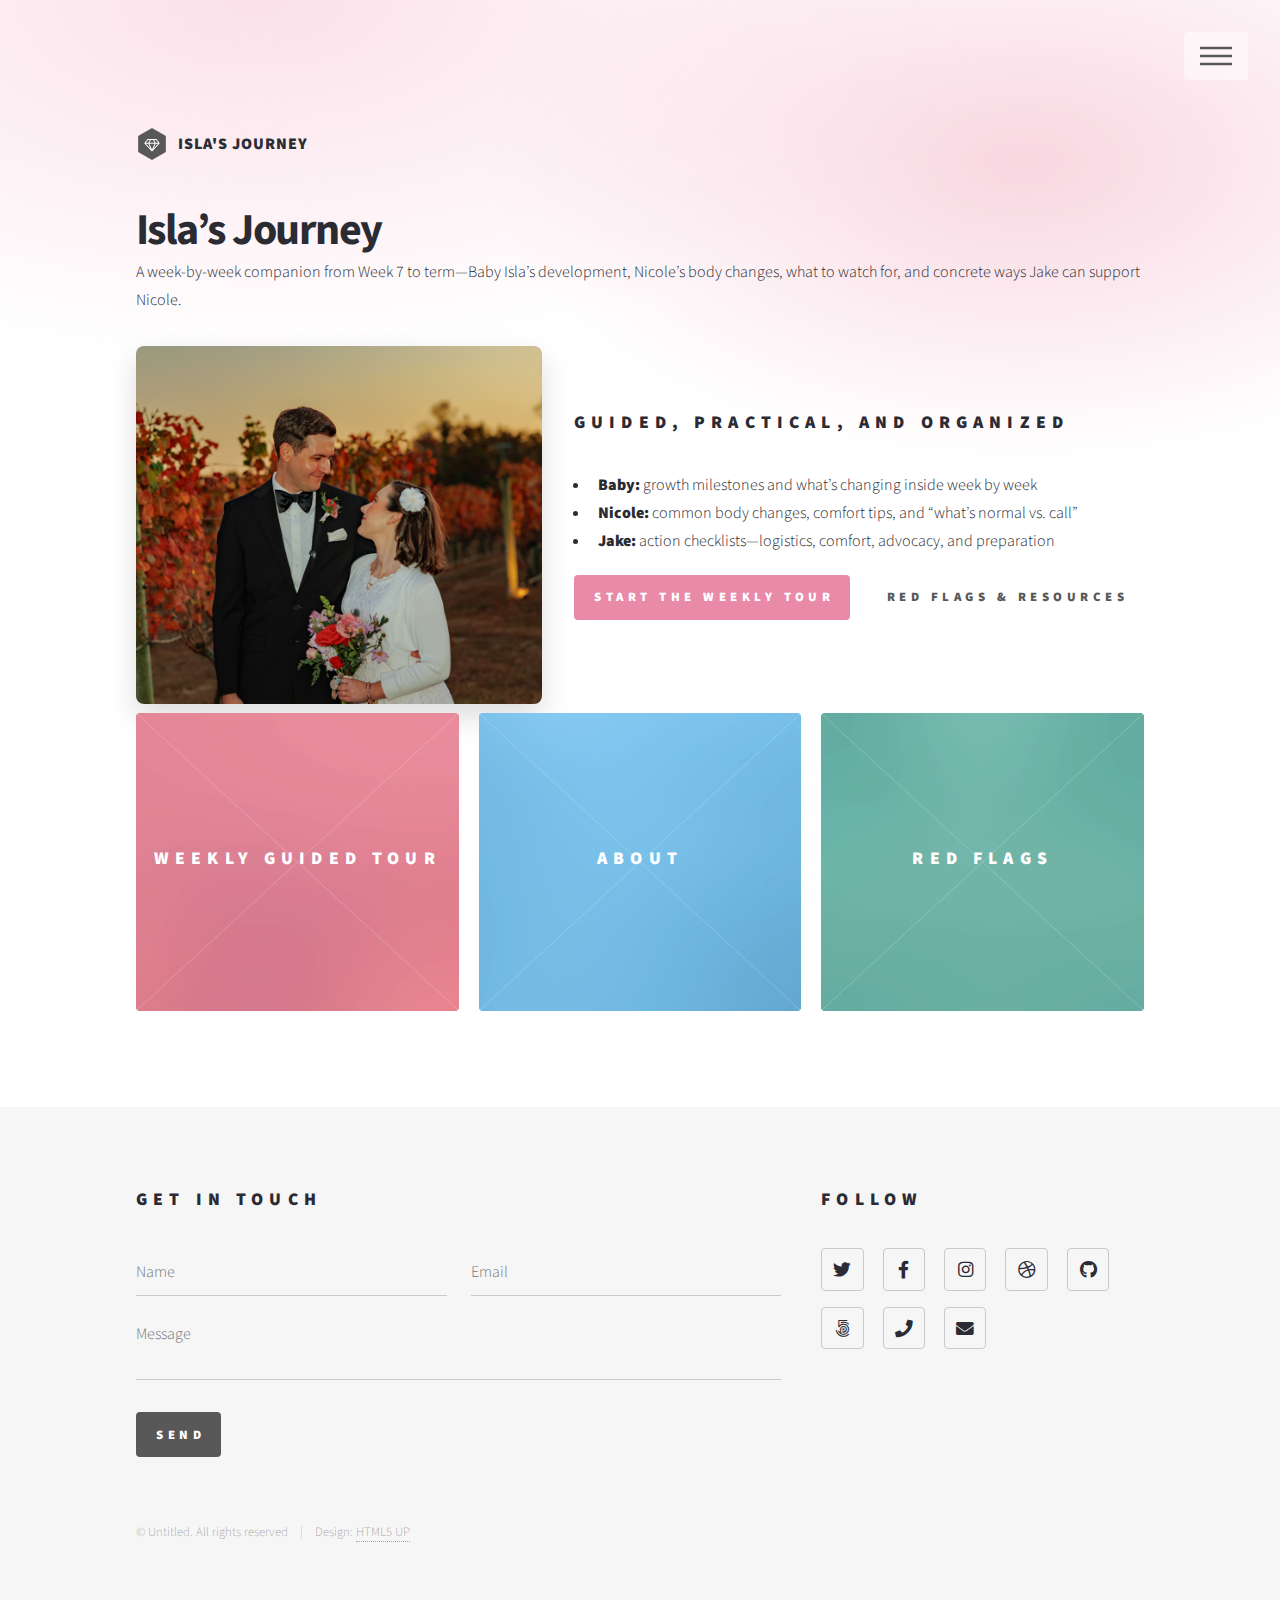
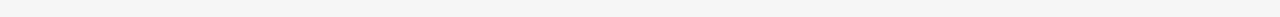
<file: index.html>
<!DOCTYPE HTML>
<!--
	Phantom by HTML5 UP
	html5up.net | @ajlkn
	Free for personal and commercial use under the CCA 3.0 license (html5up.net/license)
-->
<html>
	<head>
		<title>Isla's Journey</title>
		<meta charset="utf-8" />
		<meta name="viewport" content="width=device-width, initial-scale=1, user-scalable=no" />
		<link rel="stylesheet" href="assets/css/main.css" />
			<link rel="stylesheet" href="assets/css/custom.css" />
		<noscript><link rel="stylesheet" href="assets/css/noscript.css" /></noscript>
	</head>
	<body class="is-preload">
		<!-- Wrapper -->
			<div id="wrapper">

				<!-- Header -->
					<header id="header">
						<div class="inner">

							<!-- Logo -->
								<a href="index.html" class="logo">
									<span class="symbol"><img src="images/logo.svg" alt="" /></span><span class="title">Isla's Journey</span>
								</a>

							<!-- Nav -->
								<nav>
									<ul>
										<li><a href="#menu">Menu</a></li>
									</ul>
								</nav>

						</div>
					</header>

				<!-- Menu -->
					<nav id="menu">
						<h2>Menu</h2>
						<ul>
							<li><a href="index.html">Home</a></li>
							<li><a href="weeks.html">Weekly Guided Tour</a></li>
							<li><a href="resources.html">Resources & Red Flags</a></li>
						</ul>

					</nav>

				<!-- Main -->
					
					<div id="main">
						<div class="inner">
							<header class="hero">
								<h1>Isla’s Journey</h1>
								<p>A week‑by‑week companion from Week 7 to term—Baby Isla’s development, Nicole’s body changes, what to watch for, and concrete ways Jake can support Nicole.</p>
							</header>

							<section class="spotlight">
								<div class="spotlight-grid">
									<div class="spotlight-image">
										<img src="images/nicole-jake.png" alt="Nicole and Jake" />
									</div>
									<div class="spotlight-text">
										<h2>Guided, practical, and organized</h2>
										<ul>
											<li><strong>Baby:</strong> growth milestones and what’s changing inside week by week</li>
											<li><strong>Nicole:</strong> common body changes, comfort tips, and “what’s normal vs. call”</li>
											<li><strong>Jake:</strong> action checklists—logistics, comfort, advocacy, and preparation</li>
										</ul>
										<ul class="actions">
											<li><a href="weeks.html" class="button primary">Start the Weekly Tour</a></li>
											<li><a href="resources.html" class="button">Red Flags & Resources</a></li>
										</ul>
									</div>
								</div>
							</section>

							<section class="tiles">
								<article class="style1">
									<span class="image">
										<img src="images/pic01.jpg" alt="" />
									</span>
									<a href="weeks.html">
										<h2>Weekly Guided Tour</h2>
										<div class="content">
											<p>Week 7 through Week 40—searchable and structured for quick reference.</p>
										</div>
									</a>
								</article>
								<article class="style2">
									<span class="image">
										<img src="images/pic02.jpg" alt="" />
									</span>
									<a href="generic.html">
										<h2>About</h2>
										<div class="content">
											<p>How to use the guide, plus a clear medical disclaimer.</p>
										</div>
									</a>
								</article>
								<article class="style3">
									<span class="image">
										<img src="images/pic03.jpg" alt="" />
									</span>
									<a href="resources.html">
										<h2>Red Flags</h2>
										<div class="content">
											<p>When to call the care team and what to take seriously.</p>
										</div>
									</a>
								</article>
							</section>
						</div>
					</div>


				<!-- Footer -->
					<footer id="footer">
						<div class="inner">
							<section>
								<h2>Get in touch</h2>
								<form method="post" action="#">
									<div class="fields">
										<div class="field half">
											<input type="text" name="name" id="name" placeholder="Name" />
										</div>
										<div class="field half">
											<input type="email" name="email" id="email" placeholder="Email" />
										</div>
										<div class="field">
											<textarea name="message" id="message" placeholder="Message"></textarea>
										</div>
									</div>
									<ul class="actions">
										<li><input type="submit" value="Send" class="primary" /></li>
									</ul>
								</form>
							</section>
							<section>
								<h2>Follow</h2>
								<ul class="icons">
									<li><a href="#" class="icon brands style2 fa-twitter"><span class="label">Twitter</span></a></li>
									<li><a href="#" class="icon brands style2 fa-facebook-f"><span class="label">Facebook</span></a></li>
									<li><a href="#" class="icon brands style2 fa-instagram"><span class="label">Instagram</span></a></li>
									<li><a href="#" class="icon brands style2 fa-dribbble"><span class="label">Dribbble</span></a></li>
									<li><a href="#" class="icon brands style2 fa-github"><span class="label">GitHub</span></a></li>
									<li><a href="#" class="icon brands style2 fa-500px"><span class="label">500px</span></a></li>
									<li><a href="#" class="icon solid style2 fa-phone"><span class="label">Phone</span></a></li>
									<li><a href="#" class="icon solid style2 fa-envelope"><span class="label">Email</span></a></li>
								</ul>
							</section>
							<ul class="copyright">
								<li>&copy; Untitled. All rights reserved</li><li>Design: <a href="http://html5up.net">HTML5 UP</a></li>
							</ul>
						</div>
					</footer>

			</div>

		<!-- Scripts -->
			<script src="assets/js/jquery.min.js"></script>
			<script src="assets/js/browser.min.js"></script>
			<script src="assets/js/breakpoints.min.js"></script>
			<script src="assets/js/util.js"></script>
			<script src="assets/js/main.js"></script>

	</body>
</html>
</file>
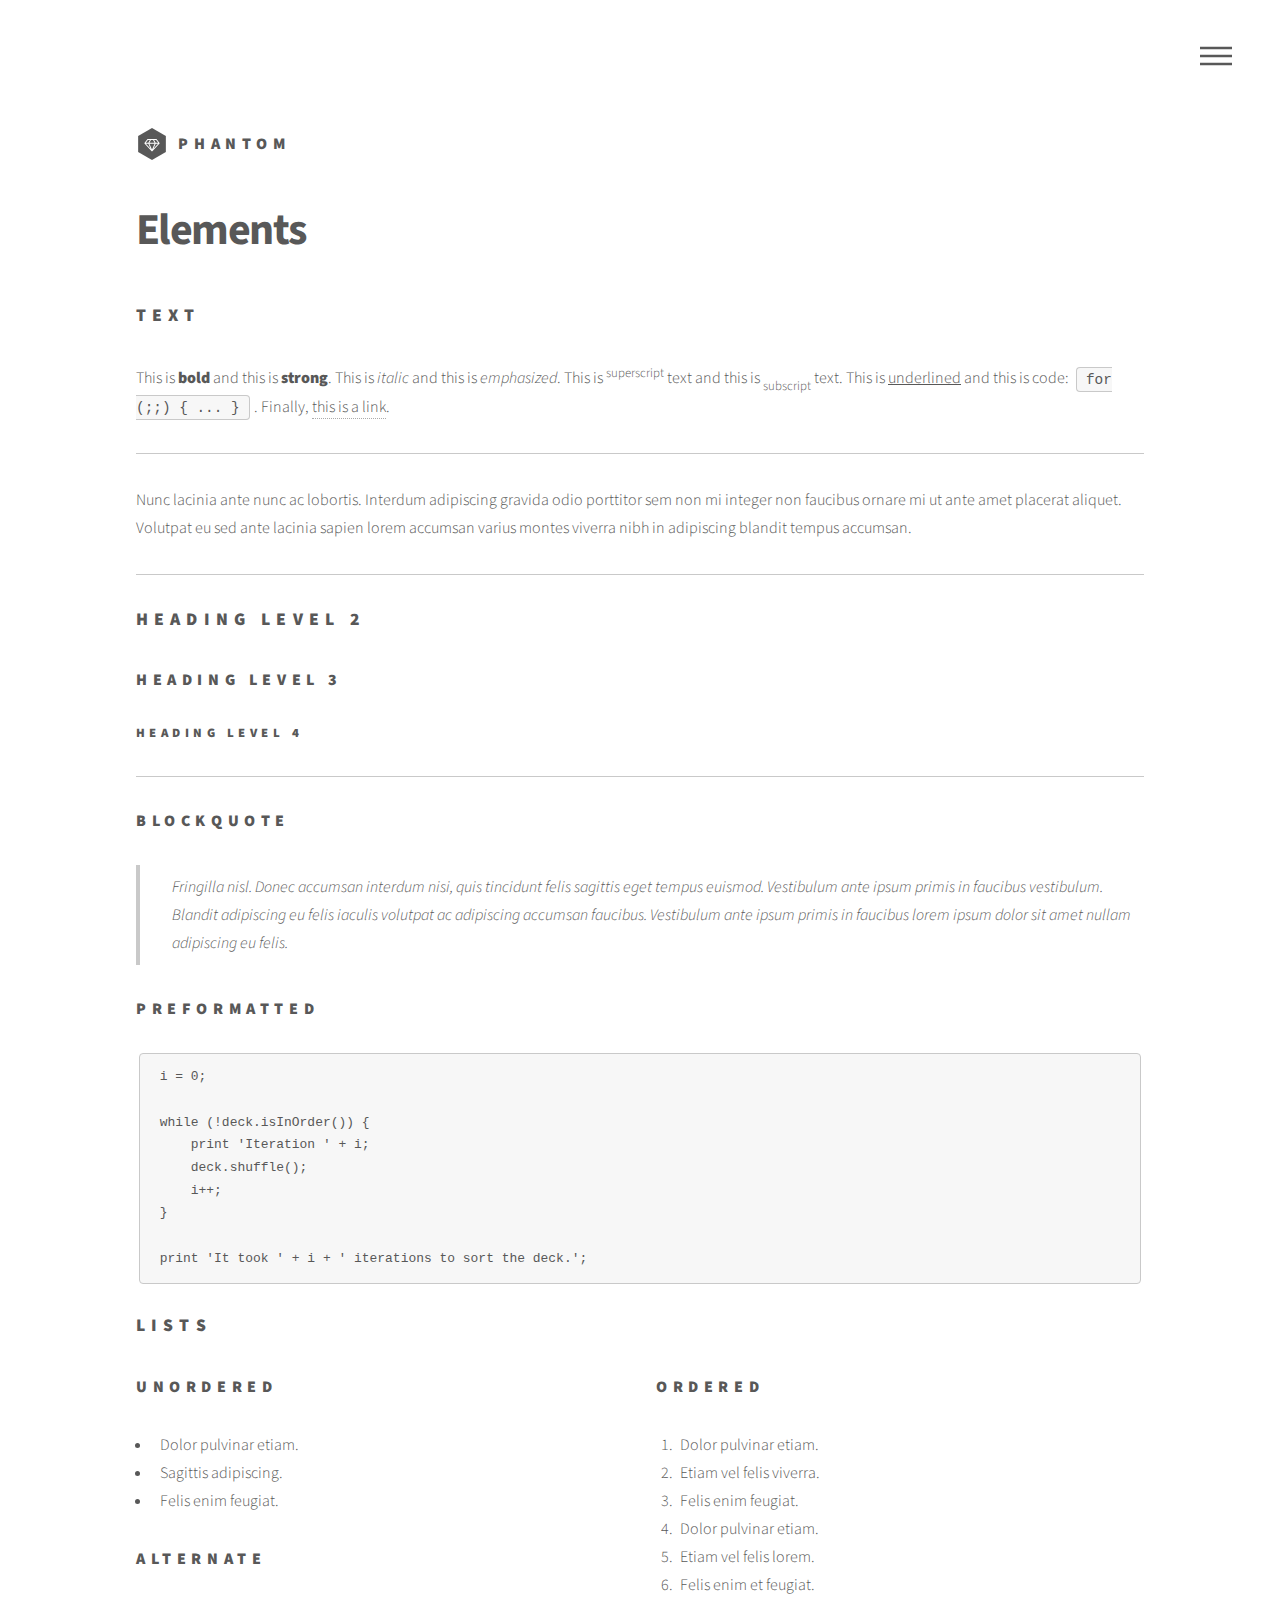
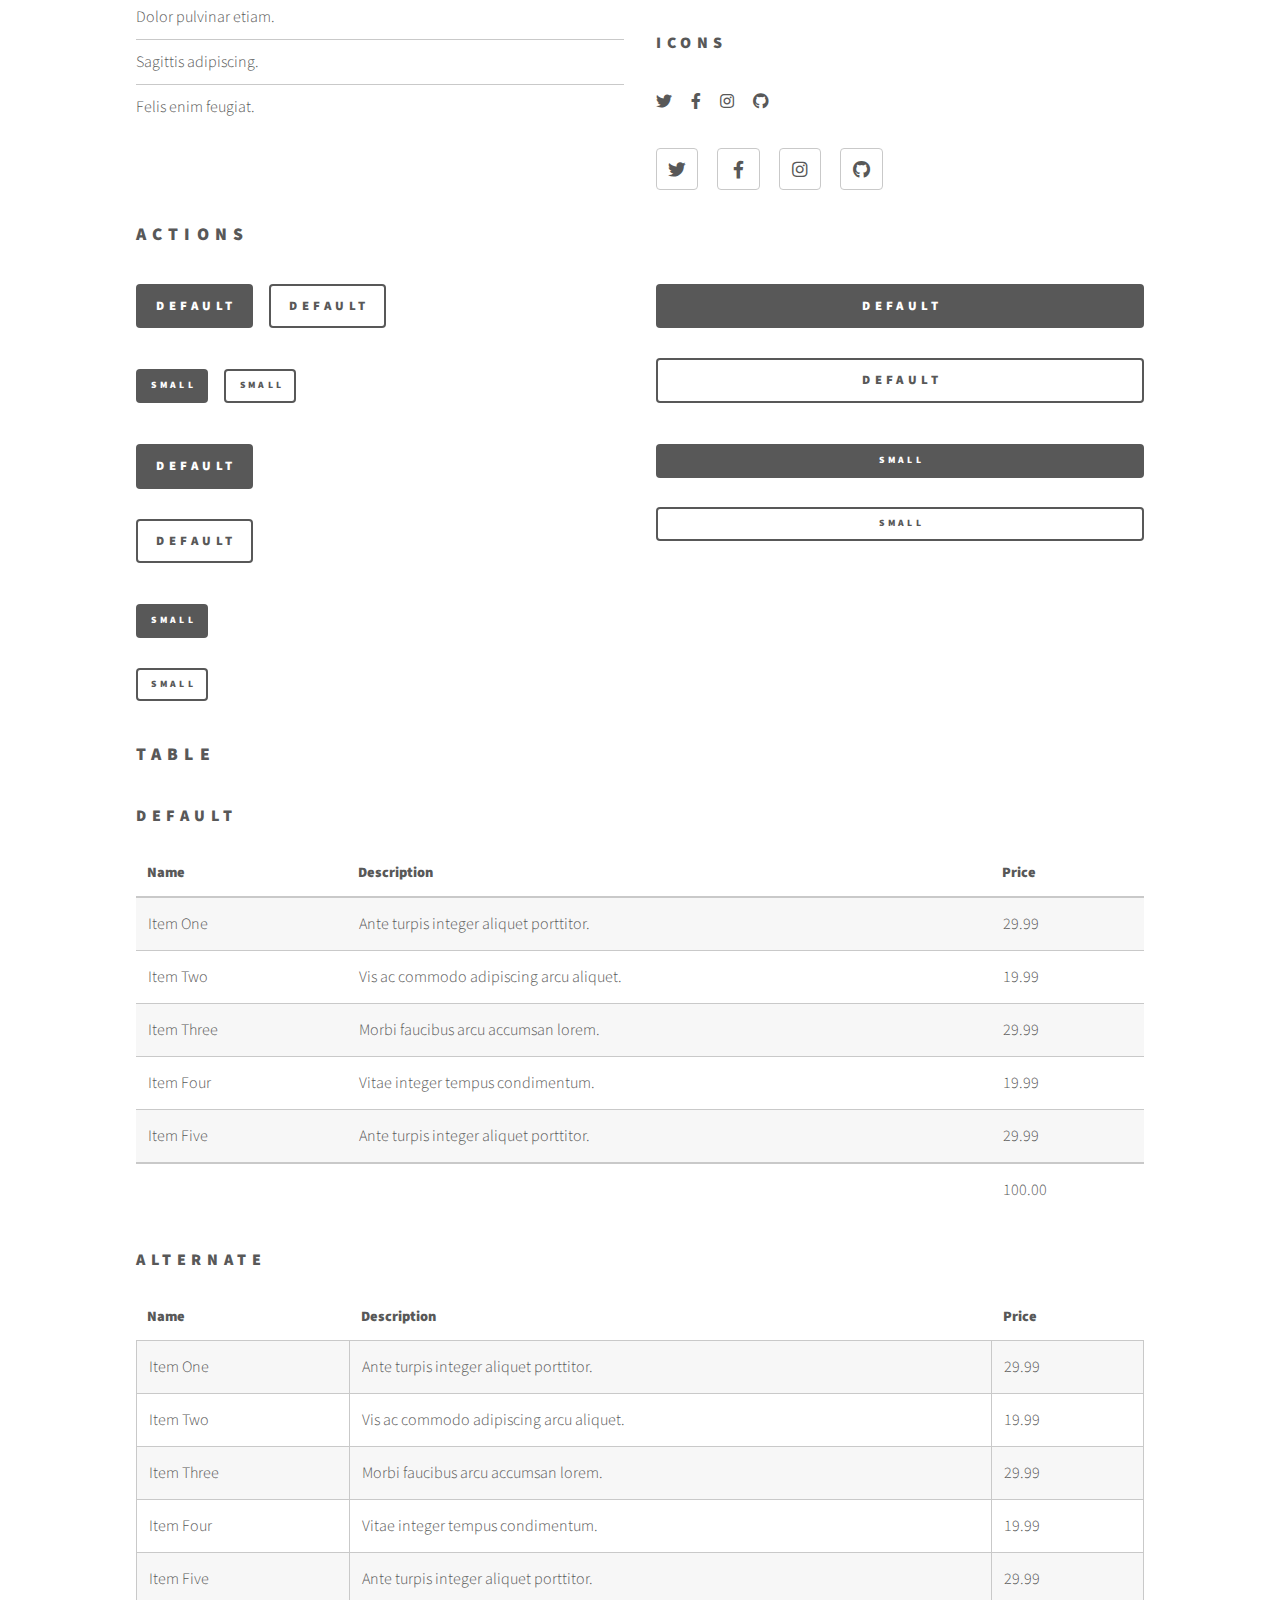
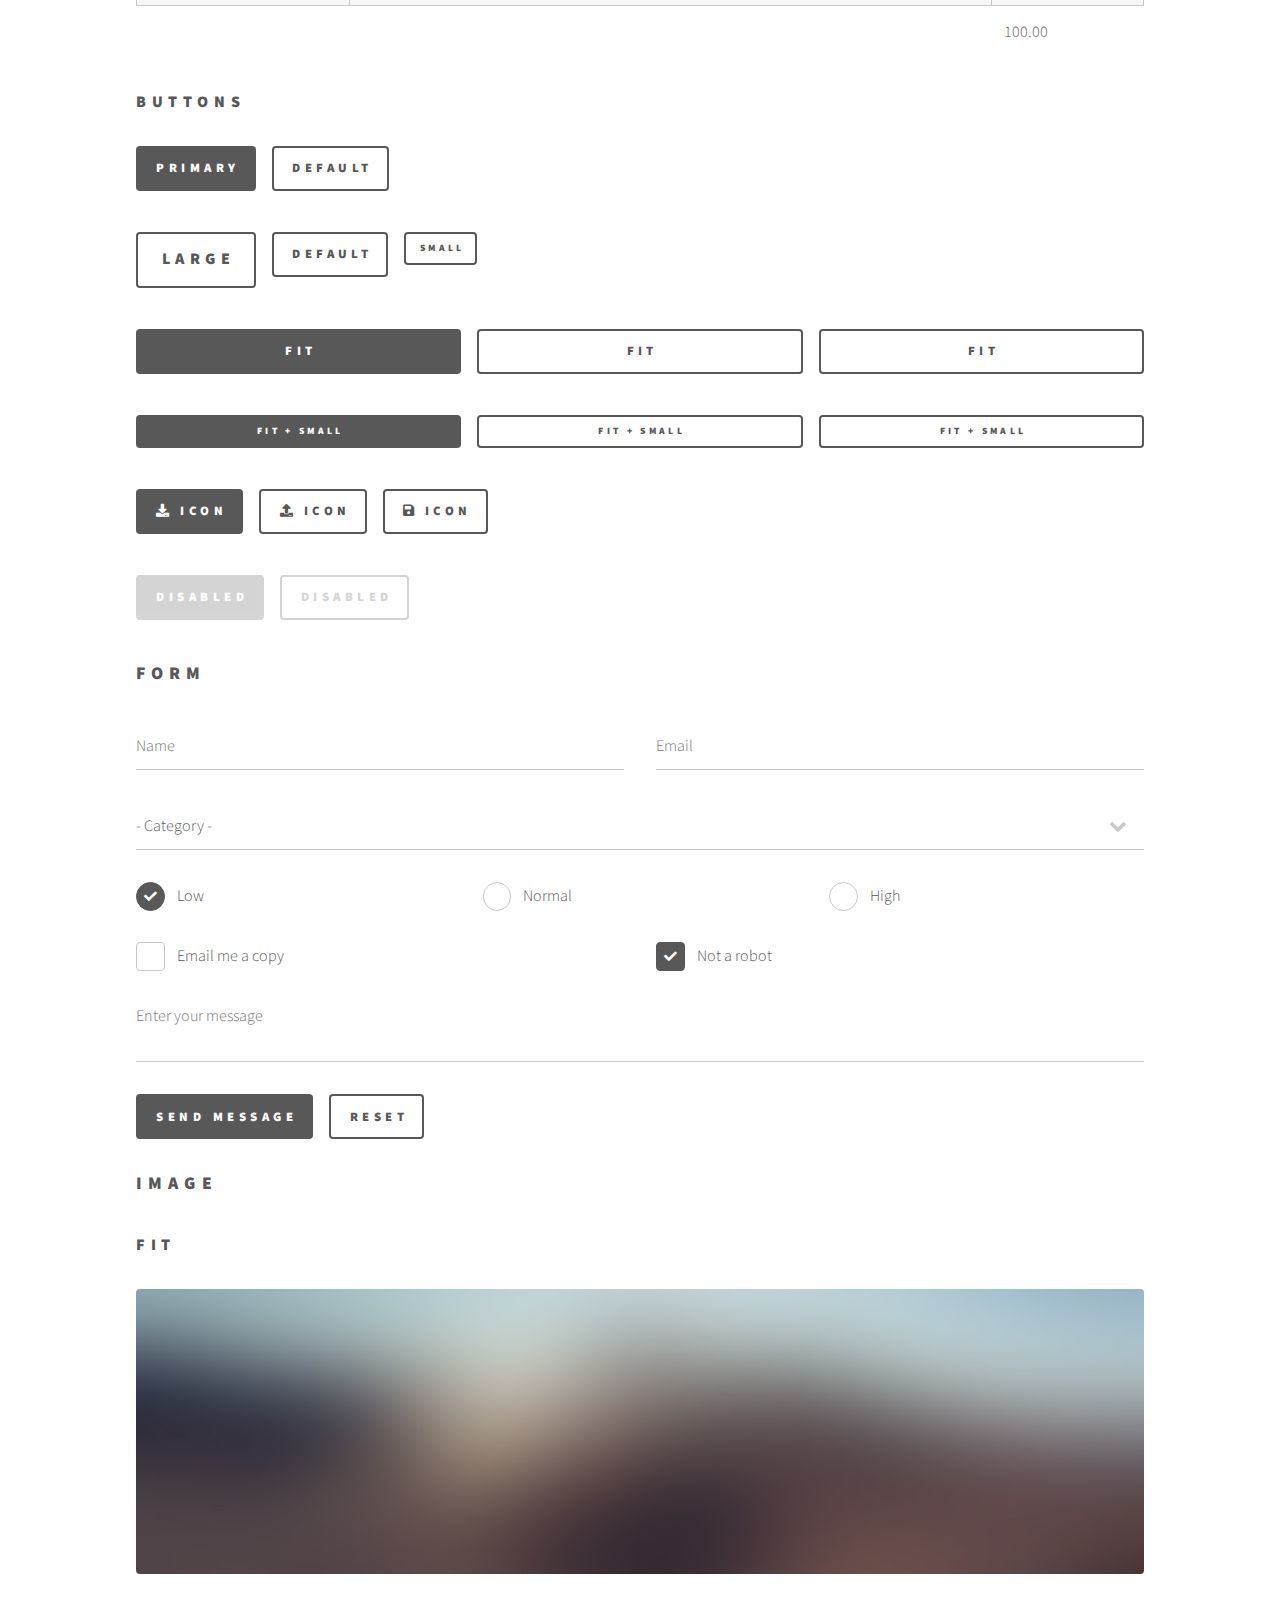
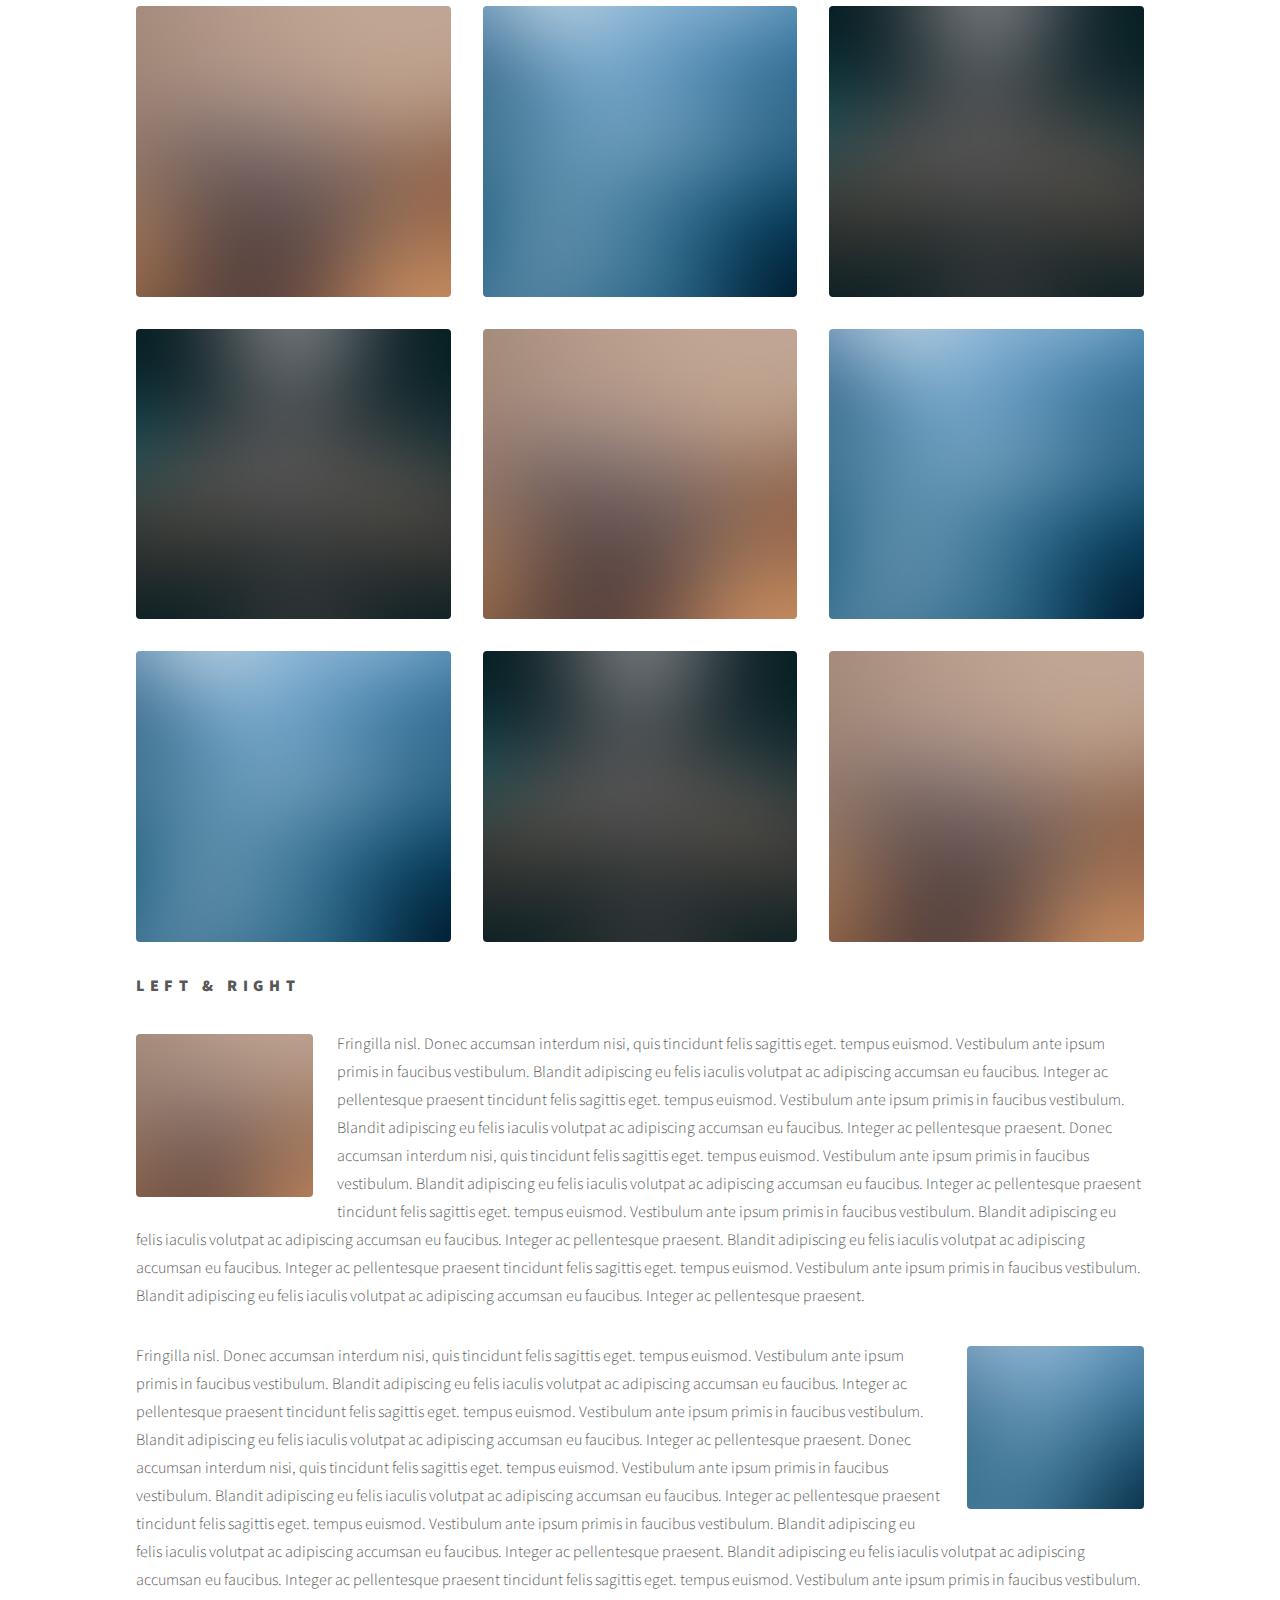
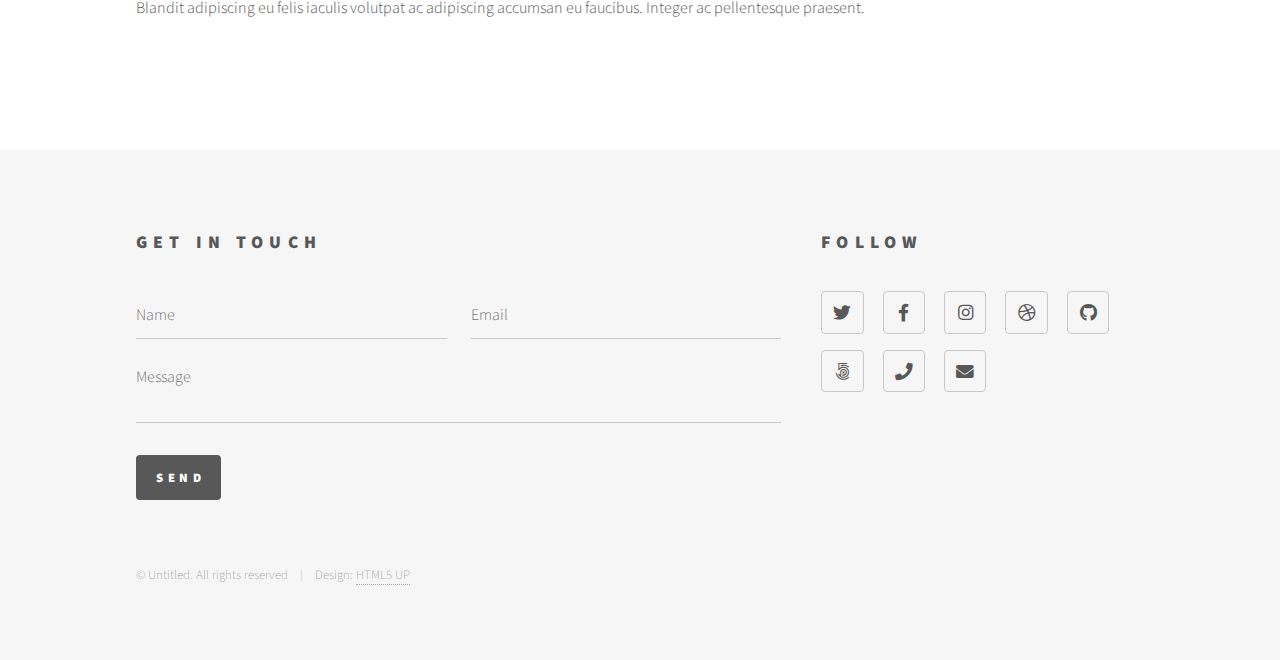
<file: elements.html>
<!DOCTYPE HTML>
<!--
	Phantom by HTML5 UP
	html5up.net | @ajlkn
	Free for personal and commercial use under the CCA 3.0 license (html5up.net/license)
-->
<html>
	<head>
		<title>Elements - Phantom by HTML5 UP</title>
		<meta charset="utf-8" />
		<meta name="viewport" content="width=device-width, initial-scale=1, user-scalable=no" />
		<link rel="stylesheet" href="assets/css/main.css" />
		<noscript><link rel="stylesheet" href="assets/css/noscript.css" /></noscript>
	</head>
	<body class="is-preload">
		<!-- Wrapper -->
			<div id="wrapper">

				<!-- Header -->
					<header id="header">
						<div class="inner">

							<!-- Logo -->
								<a href="index.html" class="logo">
									<span class="symbol"><img src="images/logo.svg" alt="" /></span><span class="title">Phantom</span>
								</a>

							<!-- Nav -->
								<nav>
									<ul>
										<li><a href="#menu">Menu</a></li>
									</ul>
								</nav>

						</div>
					</header>

				<!-- Menu -->
					<nav id="menu">
						<h2>Menu</h2>
						<ul>
							<li><a href="index.html">Home</a></li>
							<li><a href="generic.html">Ipsum veroeros</a></li>
							<li><a href="generic.html">Tempus etiam</a></li>
							<li><a href="generic.html">Consequat dolor</a></li>
							<li><a href="elements.html">Elements</a></li>
						</ul>
					</nav>

				<!-- Main -->
					<div id="main">
						<div class="inner">
							<h1>Elements</h1>

							<!-- Text -->
								<section>
									<h2>Text</h2>
									<p>This is <b>bold</b> and this is <strong>strong</strong>. This is <i>italic</i> and this is <em>emphasized</em>.
									This is <sup>superscript</sup> text and this is <sub>subscript</sub> text.
									This is <u>underlined</u> and this is code: <code>for (;;) { ... }</code>. Finally, <a href="#">this is a link</a>.</p>
									<hr />
									<p>Nunc lacinia ante nunc ac lobortis. Interdum adipiscing gravida odio porttitor sem non mi integer non faucibus ornare mi ut ante amet placerat aliquet. Volutpat eu sed ante lacinia sapien lorem accumsan varius montes viverra nibh in adipiscing blandit tempus accumsan.</p>
									<hr />
									<h2>Heading Level 2</h2>
									<h3>Heading Level 3</h3>
									<h4>Heading Level 4</h4>
									<hr />
									<h3>Blockquote</h3>
									<blockquote>Fringilla nisl. Donec accumsan interdum nisi, quis tincidunt felis sagittis eget tempus euismod. Vestibulum ante ipsum primis in faucibus vestibulum. Blandit adipiscing eu felis iaculis volutpat ac adipiscing accumsan faucibus. Vestibulum ante ipsum primis in faucibus lorem ipsum dolor sit amet nullam adipiscing eu felis.</blockquote>
									<h3>Preformatted</h3>
									<pre><code>i = 0;

while (!deck.isInOrder()) {
    print 'Iteration ' + i;
    deck.shuffle();
    i++;
}

print 'It took ' + i + ' iterations to sort the deck.';</code></pre>
								</section>

							<!-- Lists -->
								<section>
									<h2>Lists</h2>
									<div class="row">
										<div class="col-6 col-12-medium">
											<h3>Unordered</h3>
											<ul>
												<li>Dolor pulvinar etiam.</li>
												<li>Sagittis adipiscing.</li>
												<li>Felis enim feugiat.</li>
											</ul>
											<h3>Alternate</h3>
											<ul class="alt">
												<li>Dolor pulvinar etiam.</li>
												<li>Sagittis adipiscing.</li>
												<li>Felis enim feugiat.</li>
											</ul>
										</div>
										<div class="col-6 col-12-medium">
											<h3>Ordered</h3>
											<ol>
												<li>Dolor pulvinar etiam.</li>
												<li>Etiam vel felis viverra.</li>
												<li>Felis enim feugiat.</li>
												<li>Dolor pulvinar etiam.</li>
												<li>Etiam vel felis lorem.</li>
												<li>Felis enim et feugiat.</li>
											</ol>
											<h3>Icons</h3>
											<ul class="icons">
												<li><a href="#" class="icon brands style1 fa-twitter"><span class="label">Twitter</span></a></li>
												<li><a href="#" class="icon brands style1 fa-facebook-f"><span class="label">Facebook</span></a></li>
												<li><a href="#" class="icon brands style1 fa-instagram"><span class="label">Instagram</span></a></li>
												<li><a href="#" class="icon brands style1 fa-github"><span class="label">Github</span></a></li>
											</ul>
											<ul class="icons">
												<li><a href="#" class="icon brands style2 fa-twitter"><span class="label">Twitter</span></a></li>
												<li><a href="#" class="icon brands style2 fa-facebook-f"><span class="label">Facebook</span></a></li>
												<li><a href="#" class="icon brands style2 fa-instagram"><span class="label">Instagram</span></a></li>
												<li><a href="#" class="icon brands style2 fa-github"><span class="label">Github</span></a></li>
											</ul>
										</div>
									</div>
									<h2>Actions</h2>
									<div class="row">
										<div class="col-6 col-12-medium">
											<ul class="actions">
												<li><a href="#" class="button primary">Default</a></li>
												<li><a href="#" class="button">Default</a></li>
											</ul>
											<ul class="actions small">
												<li><a href="#" class="button primary small">Small</a></li>
												<li><a href="#" class="button small">Small</a></li>
											</ul>
											<ul class="actions stacked">
												<li><a href="#" class="button primary">Default</a></li>
												<li><a href="#" class="button">Default</a></li>
											</ul>
											<ul class="actions stacked">
												<li><a href="#" class="button primary small">Small</a></li>
												<li><a href="#" class="button small">Small</a></li>
											</ul>
										</div>
										<div class="col-6 col-12-medium">
											<ul class="actions stacked">
												<li><a href="#" class="button primary fit">Default</a></li>
												<li><a href="#" class="button fit">Default</a></li>
											</ul>
											<ul class="actions stacked">
												<li><a href="#" class="button primary small fit">Small</a></li>
												<li><a href="#" class="button small fit">Small</a></li>
											</ul>
										</div>
									</div>
								</section>

							<!-- Table -->
								<section>
									<h2>Table</h2>
									<h3>Default</h3>
									<div class="table-wrapper">
										<table>
											<thead>
												<tr>
													<th>Name</th>
													<th>Description</th>
													<th>Price</th>
												</tr>
											</thead>
											<tbody>
												<tr>
													<td>Item One</td>
													<td>Ante turpis integer aliquet porttitor.</td>
													<td>29.99</td>
												</tr>
												<tr>
													<td>Item Two</td>
													<td>Vis ac commodo adipiscing arcu aliquet.</td>
													<td>19.99</td>
												</tr>
												<tr>
													<td>Item Three</td>
													<td> Morbi faucibus arcu accumsan lorem.</td>
													<td>29.99</td>
												</tr>
												<tr>
													<td>Item Four</td>
													<td>Vitae integer tempus condimentum.</td>
													<td>19.99</td>
												</tr>
												<tr>
													<td>Item Five</td>
													<td>Ante turpis integer aliquet porttitor.</td>
													<td>29.99</td>
												</tr>
											</tbody>
											<tfoot>
												<tr>
													<td colspan="2"></td>
													<td>100.00</td>
												</tr>
											</tfoot>
										</table>
									</div>

									<h3>Alternate</h3>
									<div class="table-wrapper">
										<table class="alt">
											<thead>
												<tr>
													<th>Name</th>
													<th>Description</th>
													<th>Price</th>
												</tr>
											</thead>
											<tbody>
												<tr>
													<td>Item One</td>
													<td>Ante turpis integer aliquet porttitor.</td>
													<td>29.99</td>
												</tr>
												<tr>
													<td>Item Two</td>
													<td>Vis ac commodo adipiscing arcu aliquet.</td>
													<td>19.99</td>
												</tr>
												<tr>
													<td>Item Three</td>
													<td> Morbi faucibus arcu accumsan lorem.</td>
													<td>29.99</td>
												</tr>
												<tr>
													<td>Item Four</td>
													<td>Vitae integer tempus condimentum.</td>
													<td>19.99</td>
												</tr>
												<tr>
													<td>Item Five</td>
													<td>Ante turpis integer aliquet porttitor.</td>
													<td>29.99</td>
												</tr>
											</tbody>
											<tfoot>
												<tr>
													<td colspan="2"></td>
													<td>100.00</td>
												</tr>
											</tfoot>
										</table>
									</div>
								</section>

							<!-- Buttons -->
								<section>
									<h3>Buttons</h3>
									<ul class="actions">
										<li><a href="#" class="button primary">Primary</a></li>
										<li><a href="#" class="button">Default</a></li>
									</ul>
									<ul class="actions">
										<li><a href="#" class="button large">Large</a></li>
										<li><a href="#" class="button">Default</a></li>
										<li><a href="#" class="button small">Small</a></li>
									</ul>
									<ul class="actions fit">
										<li><a href="#" class="button primary fit">Fit</a></li>
										<li><a href="#" class="button fit">Fit</a></li>
										<li><a href="#" class="button fit">Fit</a></li>
									</ul>
									<ul class="actions fit small">
										<li><a href="#" class="button primary fit small">Fit + Small</a></li>
										<li><a href="#" class="button fit small">Fit + Small</a></li>
										<li><a href="#" class="button fit small">Fit + Small</a></li>
									</ul>
									<ul class="actions">
										<li><a href="#" class="button primary icon solid fa-download">Icon</a></li>
										<li><a href="#" class="button icon solid fa-upload">Icon</a></li>
										<li><a href="#" class="button icon solid fa-save">Icon</a></li>
									</ul>
									<ul class="actions">
										<li><span class="button primary disabled">Disabled</span></li>
										<li><span class="button disabled">Disabled</span></li>
									</ul>
								</section>

							<!-- Form -->
								<section>
									<h2>Form</h2>
									<form method="post" action="#">
										<div class="row gtr-uniform">
											<div class="col-6 col-12-xsmall">
												<input type="text" name="demo-name" id="demo-name" value="" placeholder="Name" />
											</div>
											<div class="col-6 col-12-xsmall">
												<input type="email" name="demo-email" id="demo-email" value="" placeholder="Email" />
											</div>
											<div class="col-12">
												<select name="demo-category" id="demo-category">
													<option value="">- Category -</option>
													<option value="1">Manufacturing</option>
													<option value="1">Shipping</option>
													<option value="1">Administration</option>
													<option value="1">Human Resources</option>
												</select>
											</div>
											<div class="col-4 col-12-small">
												<input type="radio" id="demo-priority-low" name="demo-priority" checked>
												<label for="demo-priority-low">Low</label>
											</div>
											<div class="col-4 col-12-small">
												<input type="radio" id="demo-priority-normal" name="demo-priority">
												<label for="demo-priority-normal">Normal</label>
											</div>
											<div class="col-4 col-12-small">
												<input type="radio" id="demo-priority-high" name="demo-priority">
												<label for="demo-priority-high">High</label>
											</div>
											<div class="col-6 col-12-small">
												<input type="checkbox" id="demo-copy" name="demo-copy">
												<label for="demo-copy">Email me a copy</label>
											</div>
											<div class="col-6 col-12-small">
												<input type="checkbox" id="demo-human" name="demo-human" checked>
												<label for="demo-human">Not a robot</label>
											</div>
											<div class="col-12">
												<textarea name="demo-message" id="demo-message" placeholder="Enter your message" rows="6"></textarea>
											</div>
											<div class="col-12">
												<ul class="actions">
													<li><input type="submit" value="Send Message" class="primary" /></li>
													<li><input type="reset" value="Reset" /></li>
												</ul>
											</div>
										</div>
									</form>
								</section>

							<!-- Image -->
								<section>
									<h2>Image</h2>
									<h3>Fit</h3>
									<div class="box alt">
										<div class="row gtr-uniform">
											<div class="col-12"><span class="image fit"><img src="images/pic13.jpg" alt="" /></span></div>
											<div class="col-4"><span class="image fit"><img src="images/pic01.jpg" alt="" /></span></div>
											<div class="col-4"><span class="image fit"><img src="images/pic02.jpg" alt="" /></span></div>
											<div class="col-4"><span class="image fit"><img src="images/pic03.jpg" alt="" /></span></div>
											<div class="col-4"><span class="image fit"><img src="images/pic03.jpg" alt="" /></span></div>
											<div class="col-4"><span class="image fit"><img src="images/pic01.jpg" alt="" /></span></div>
											<div class="col-4"><span class="image fit"><img src="images/pic02.jpg" alt="" /></span></div>
											<div class="col-4"><span class="image fit"><img src="images/pic02.jpg" alt="" /></span></div>
											<div class="col-4"><span class="image fit"><img src="images/pic03.jpg" alt="" /></span></div>
											<div class="col-4"><span class="image fit"><img src="images/pic01.jpg" alt="" /></span></div>
										</div>
									</div>
									<h3>Left &amp; Right</h3>
									<p><span class="image left"><img src="images/pic14.jpg" alt="" /></span>Fringilla nisl. Donec accumsan interdum nisi, quis tincidunt felis sagittis eget. tempus euismod. Vestibulum ante ipsum primis in faucibus vestibulum. Blandit adipiscing eu felis iaculis volutpat ac adipiscing accumsan eu faucibus. Integer ac pellentesque praesent tincidunt felis sagittis eget. tempus euismod. Vestibulum ante ipsum primis in faucibus vestibulum. Blandit adipiscing eu felis iaculis volutpat ac adipiscing accumsan eu faucibus. Integer ac pellentesque praesent. Donec accumsan interdum nisi, quis tincidunt felis sagittis eget. tempus euismod. Vestibulum ante ipsum primis in faucibus vestibulum. Blandit adipiscing eu felis iaculis volutpat ac adipiscing accumsan eu faucibus. Integer ac pellentesque praesent tincidunt felis sagittis eget. tempus euismod. Vestibulum ante ipsum primis in faucibus vestibulum. Blandit adipiscing eu felis iaculis volutpat ac adipiscing accumsan eu faucibus. Integer ac pellentesque praesent. Blandit adipiscing eu felis iaculis volutpat ac adipiscing accumsan eu faucibus. Integer ac pellentesque praesent tincidunt felis sagittis eget. tempus euismod. Vestibulum ante ipsum primis in faucibus vestibulum. Blandit adipiscing eu felis iaculis volutpat ac adipiscing accumsan eu faucibus. Integer ac pellentesque praesent.</p>
									<p><span class="image right"><img src="images/pic15.jpg" alt="" /></span>Fringilla nisl. Donec accumsan interdum nisi, quis tincidunt felis sagittis eget. tempus euismod. Vestibulum ante ipsum primis in faucibus vestibulum. Blandit adipiscing eu felis iaculis volutpat ac adipiscing accumsan eu faucibus. Integer ac pellentesque praesent tincidunt felis sagittis eget. tempus euismod. Vestibulum ante ipsum primis in faucibus vestibulum. Blandit adipiscing eu felis iaculis volutpat ac adipiscing accumsan eu faucibus. Integer ac pellentesque praesent. Donec accumsan interdum nisi, quis tincidunt felis sagittis eget. tempus euismod. Vestibulum ante ipsum primis in faucibus vestibulum. Blandit adipiscing eu felis iaculis volutpat ac adipiscing accumsan eu faucibus. Integer ac pellentesque praesent tincidunt felis sagittis eget. tempus euismod. Vestibulum ante ipsum primis in faucibus vestibulum. Blandit adipiscing eu felis iaculis volutpat ac adipiscing accumsan eu faucibus. Integer ac pellentesque praesent. Blandit adipiscing eu felis iaculis volutpat ac adipiscing accumsan eu faucibus. Integer ac pellentesque praesent tincidunt felis sagittis eget. tempus euismod. Vestibulum ante ipsum primis in faucibus vestibulum. Blandit adipiscing eu felis iaculis volutpat ac adipiscing accumsan eu faucibus. Integer ac pellentesque praesent.</p>
								</section>

						</div>
					</div>

				<!-- Footer -->
					<footer id="footer">
						<div class="inner">
							<section>
								<h2>Get in touch</h2>
								<form method="post" action="#">
									<div class="fields">
										<div class="field half">
											<input type="text" name="name" id="name" placeholder="Name" />
										</div>
										<div class="field half">
											<input type="email" name="email" id="email" placeholder="Email" />
										</div>
										<div class="field">
											<textarea name="message" id="message" placeholder="Message"></textarea>
										</div>
									</div>
									<ul class="actions">
										<li><input type="submit" value="Send" class="primary" /></li>
									</ul>
								</form>
							</section>
							<section>
								<h2>Follow</h2>
								<ul class="icons">
									<li><a href="#" class="icon brands style2 fa-twitter"><span class="label">Twitter</span></a></li>
									<li><a href="#" class="icon brands style2 fa-facebook-f"><span class="label">Facebook</span></a></li>
									<li><a href="#" class="icon brands style2 fa-instagram"><span class="label">Instagram</span></a></li>
									<li><a href="#" class="icon brands style2 fa-dribbble"><span class="label">Dribbble</span></a></li>
									<li><a href="#" class="icon brands style2 fa-github"><span class="label">GitHub</span></a></li>
									<li><a href="#" class="icon brands style2 fa-500px"><span class="label">500px</span></a></li>
									<li><a href="#" class="icon solid style2 fa-phone"><span class="label">Phone</span></a></li>
									<li><a href="#" class="icon solid style2 fa-envelope"><span class="label">Email</span></a></li>
								</ul>
							</section>
							<ul class="copyright">
								<li>&copy; Untitled. All rights reserved</li><li>Design: <a href="http://html5up.net">HTML5 UP</a></li>
							</ul>
						</div>
					</footer>

			</div>

		<!-- Scripts -->
			<script src="assets/js/jquery.min.js"></script>
			<script src="assets/js/browser.min.js"></script>
			<script src="assets/js/breakpoints.min.js"></script>
			<script src="assets/js/util.js"></script>
			<script src="assets/js/main.js"></script>

	</body>
</html>
</file>
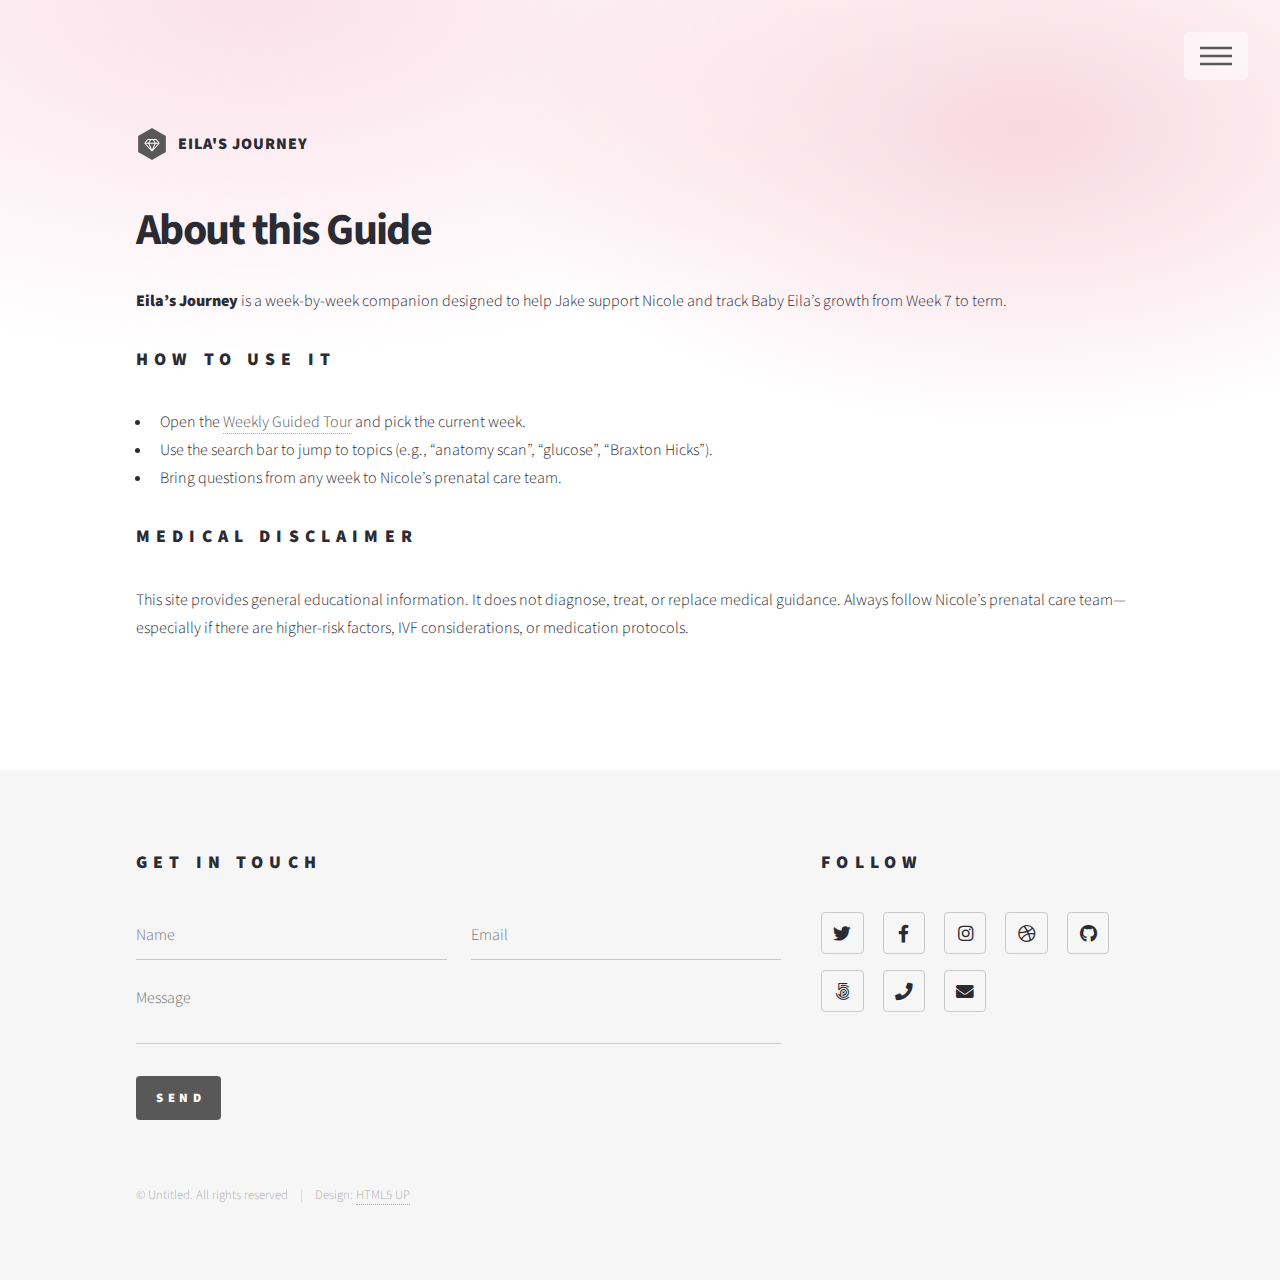
<file: generic.html>
<!DOCTYPE HTML>
<!--
	Phantom by HTML5 UP
	html5up.net | @ajlkn
	Free for personal and commercial use under the CCA 3.0 license (html5up.net/license)
-->
<html>
	<head>
		<title>About | Eila's Journey</title>
		<meta charset="utf-8" />
		<meta name="viewport" content="width=device-width, initial-scale=1, user-scalable=no" />
		<link rel="stylesheet" href="assets/css/main.css" />
			<link rel="stylesheet" href="assets/css/custom.css" />
		<noscript><link rel="stylesheet" href="assets/css/noscript.css" /></noscript>
	</head>
	<body class="is-preload">
		<!-- Wrapper -->
			<div id="wrapper">

				<!-- Header -->
					<header id="header">
						<div class="inner">

							<!-- Logo -->
								<a href="index.html" class="logo">
									<span class="symbol"><img src="images/logo.svg" alt="" /></span><span class="title">Eila's Journey</span>
								</a>

							<!-- Nav -->
								<nav>
									<ul>
										<li><a href="#menu">Menu</a></li>
									</ul>
								</nav>

						</div>
					</header>

				<!-- Menu -->
					<nav id="menu">
						<h2>Menu</h2>
						<ul>
							<li><a href="index.html">Home</a></li>
							<li><a href="weeks.html">Weekly Guided Tour</a></li>
							<li><a href="resources.html">Resources & Red Flags</a></li>
						</ul>

					</nav>

				<!-- Main -->
					
					<div id="main">
						<div class="inner">
							<header>
								<h1>About this Guide</h1>
								<p><strong>Eila’s Journey</strong> is a week-by-week companion designed to help Jake support Nicole and track Baby Eila’s growth from Week 7 to term.</p>
							</header>
							<section>
								<h2>How to Use It</h2>
								<ul>
									<li>Open the <a href="weeks.html">Weekly Guided Tour</a> and pick the current week.</li>
									<li>Use the search bar to jump to topics (e.g., “anatomy scan”, “glucose”, “Braxton Hicks”).</li>
									<li>Bring questions from any week to Nicole’s prenatal care team.</li>
								</ul>
							</section>
							<section>
								<h2>Medical Disclaimer</h2>
								<p>This site provides general educational information. It does not diagnose, treat, or replace medical guidance. Always follow Nicole’s prenatal care team—especially if there are higher-risk factors, IVF considerations, or medication protocols.</p>
							</section>
						</div>
					</div>


				<!-- Footer -->
					<footer id="footer">
						<div class="inner">
							<section>
								<h2>Get in touch</h2>
								<form method="post" action="#">
									<div class="fields">
										<div class="field half">
											<input type="text" name="name" id="name" placeholder="Name" />
										</div>
										<div class="field half">
											<input type="email" name="email" id="email" placeholder="Email" />
										</div>
										<div class="field">
											<textarea name="message" id="message" placeholder="Message"></textarea>
										</div>
									</div>
									<ul class="actions">
										<li><input type="submit" value="Send" class="primary" /></li>
									</ul>
								</form>
							</section>
							<section>
								<h2>Follow</h2>
								<ul class="icons">
									<li><a href="#" class="icon brands style2 fa-twitter"><span class="label">Twitter</span></a></li>
									<li><a href="#" class="icon brands style2 fa-facebook-f"><span class="label">Facebook</span></a></li>
									<li><a href="#" class="icon brands style2 fa-instagram"><span class="label">Instagram</span></a></li>
									<li><a href="#" class="icon brands style2 fa-dribbble"><span class="label">Dribbble</span></a></li>
									<li><a href="#" class="icon brands style2 fa-github"><span class="label">GitHub</span></a></li>
									<li><a href="#" class="icon brands style2 fa-500px"><span class="label">500px</span></a></li>
									<li><a href="#" class="icon solid style2 fa-phone"><span class="label">Phone</span></a></li>
									<li><a href="#" class="icon solid style2 fa-envelope"><span class="label">Email</span></a></li>
								</ul>
							</section>
							<ul class="copyright">
								<li>&copy; Untitled. All rights reserved</li><li>Design: <a href="http://html5up.net">HTML5 UP</a></li>
							</ul>
						</div>
					</footer>

			</div>

		<!-- Scripts -->
			<script src="assets/js/jquery.min.js"></script>
			<script src="assets/js/browser.min.js"></script>
			<script src="assets/js/breakpoints.min.js"></script>
			<script src="assets/js/util.js"></script>
			<script src="assets/js/main.js"></script>

	</body>
</html>
</file>
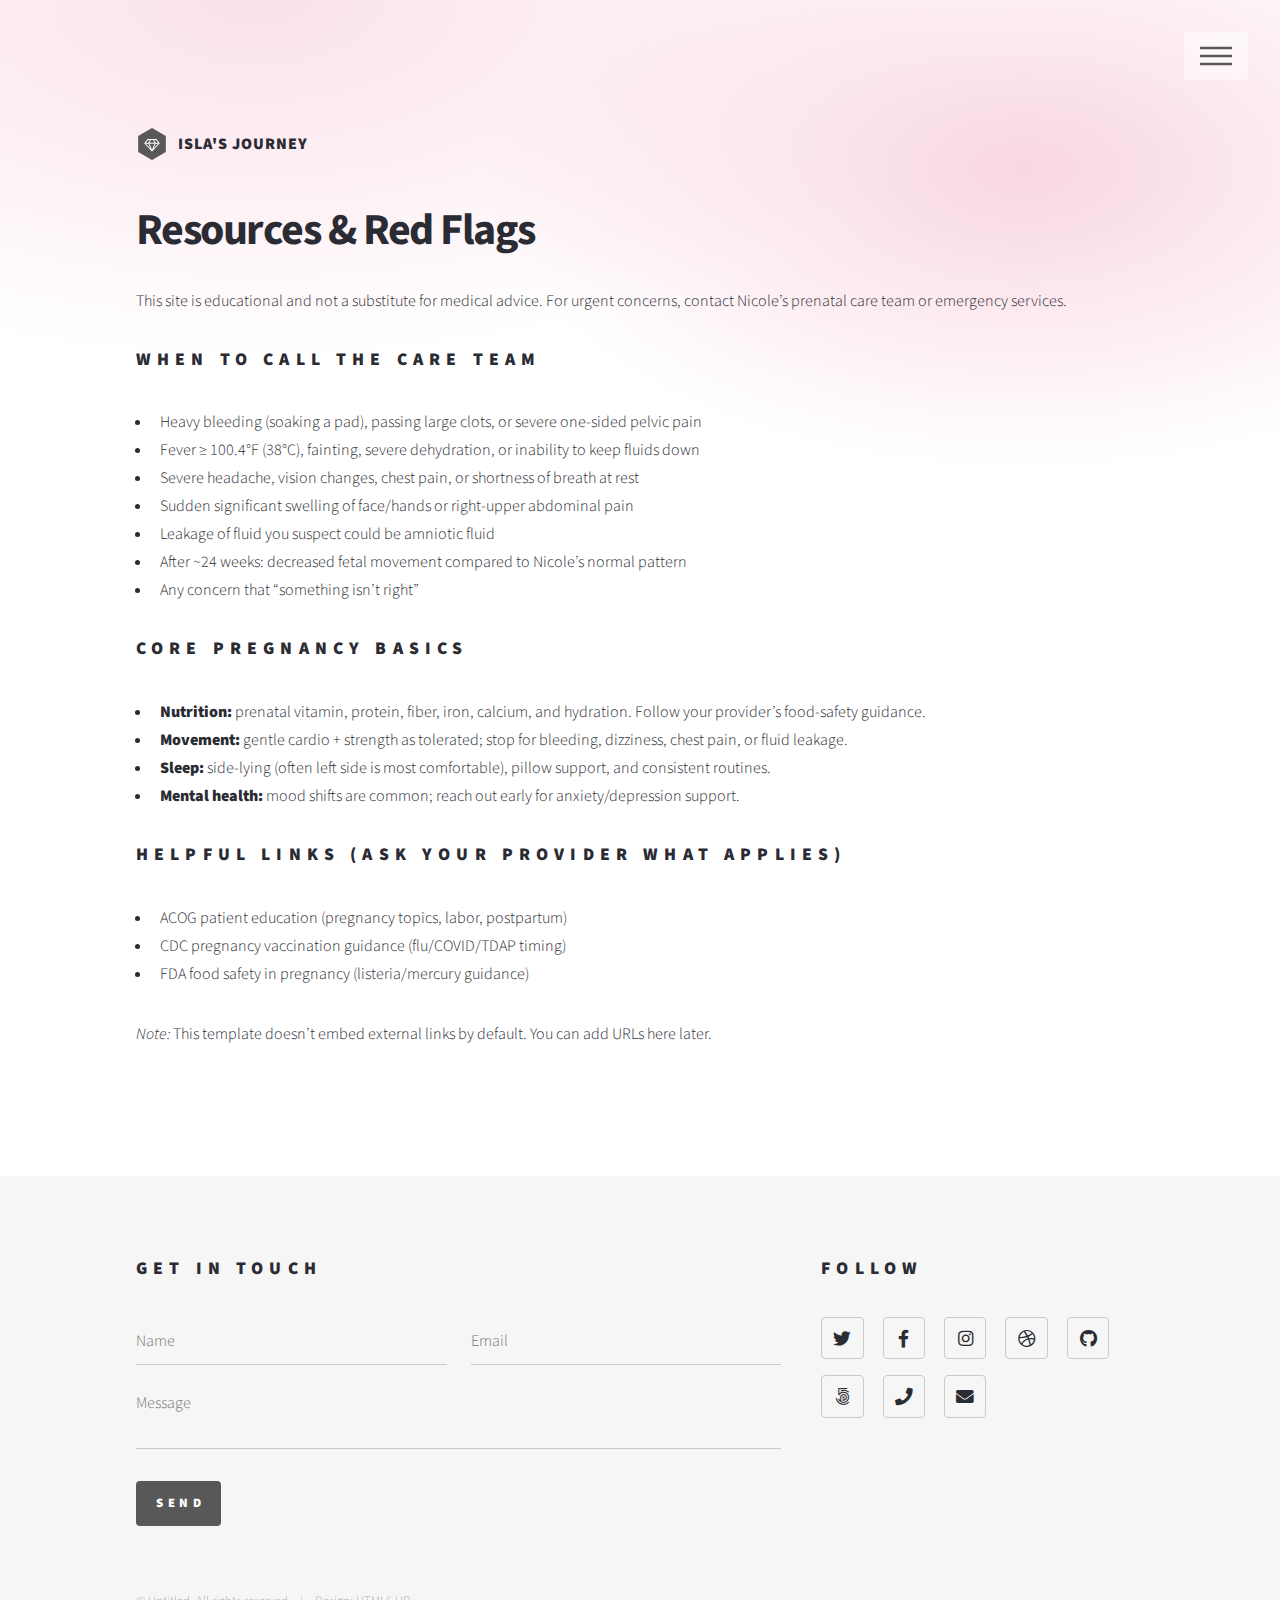
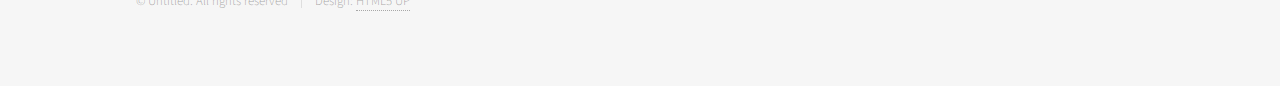
<file: resources.html>
<!DOCTYPE HTML>
<!--
	Phantom by HTML5 UP
	html5up.net | @ajlkn
	Free for personal and commercial use under the CCA 3.0 license (html5up.net/license)
-->
<html>
	<head>
		<title>Resources & Red Flags | Isla's Journey</title>
		<meta charset="utf-8" />
		<meta name="viewport" content="width=device-width, initial-scale=1, user-scalable=no" />
		<link rel="stylesheet" href="assets/css/main.css" />
			<link rel="stylesheet" href="assets/css/custom.css" />
		<noscript><link rel="stylesheet" href="assets/css/noscript.css" /></noscript>
	</head>
	<body class="is-preload">
		<!-- Wrapper -->
			<div id="wrapper">

				<!-- Header -->
					<header id="header">
						<div class="inner">

							<!-- Logo -->
								<a href="index.html" class="logo">
									<span class="symbol"><img src="images/logo.svg" alt="" /></span><span class="title">Isla's Journey</span>
								</a>

							<!-- Nav -->
								<nav>
									<ul>
										<li><a href="#menu">Menu</a></li>
									</ul>
								</nav>

						</div>
					</header>

				<!-- Menu -->
					<nav id="menu">
						<h2>Menu</h2>
						<ul>
							<li><a href="index.html">Home</a></li>
							<li><a href="weeks.html">Weekly Guided Tour</a></li>
							<li><a href="resources.html">Resources & Red Flags</a></li>
						</ul>

					</nav>

				<!-- Main -->
					
					<div id="main">
						<div class="inner">
							<header>
								<h1>Resources &amp; Red Flags</h1>
								<p>This site is educational and not a substitute for medical advice. For urgent concerns, contact Nicole’s prenatal care team or emergency services.</p>
							</header>

							<section>
								<h2>When to Call the Care Team</h2>
								<ul>
									<li>Heavy bleeding (soaking a pad), passing large clots, or severe one‑sided pelvic pain</li>
									<li>Fever ≥ 100.4°F (38°C), fainting, severe dehydration, or inability to keep fluids down</li>
									<li>Severe headache, vision changes, chest pain, or shortness of breath at rest</li>
									<li>Sudden significant swelling of face/hands or right‑upper abdominal pain</li>
									<li>Leakage of fluid you suspect could be amniotic fluid</li>
									<li>After ~24 weeks: decreased fetal movement compared to Nicole’s normal pattern</li>
									<li>Any concern that “something isn’t right”</li>
								</ul>
							</section>

							<section>
								<h2>Core Pregnancy Basics</h2>
								<ul>
									<li><strong>Nutrition:</strong> prenatal vitamin, protein, fiber, iron, calcium, and hydration. Follow your provider’s food‑safety guidance.</li>
									<li><strong>Movement:</strong> gentle cardio + strength as tolerated; stop for bleeding, dizziness, chest pain, or fluid leakage.</li>
									<li><strong>Sleep:</strong> side‑lying (often left side is most comfortable), pillow support, and consistent routines.</li>
									<li><strong>Mental health:</strong> mood shifts are common; reach out early for anxiety/depression support.</li>
								</ul>
							</section>

							<section>
								<h2>Helpful Links (Ask Your Provider What Applies)</h2>
								<ul>
									<li>ACOG patient education (pregnancy topics, labor, postpartum)</li>
									<li>CDC pregnancy vaccination guidance (flu/COVID/TDAP timing)</li>
									<li>FDA food safety in pregnancy (listeria/mercury guidance)</li>
								</ul>
								<p><em>Note:</em> This template doesn’t embed external links by default. You can add URLs here later.</p>
							</section>
						</div>
					</div>


				<!-- Footer -->
					<footer id="footer">
						<div class="inner">
							<section>
								<h2>Get in touch</h2>
								<form method="post" action="#">
									<div class="fields">
										<div class="field half">
											<input type="text" name="name" id="name" placeholder="Name" />
										</div>
										<div class="field half">
											<input type="email" name="email" id="email" placeholder="Email" />
										</div>
										<div class="field">
											<textarea name="message" id="message" placeholder="Message"></textarea>
										</div>
									</div>
									<ul class="actions">
										<li><input type="submit" value="Send" class="primary" /></li>
									</ul>
								</form>
							</section>
							<section>
								<h2>Follow</h2>
								<ul class="icons">
									<li><a href="#" class="icon brands style2 fa-twitter"><span class="label">Twitter</span></a></li>
									<li><a href="#" class="icon brands style2 fa-facebook-f"><span class="label">Facebook</span></a></li>
									<li><a href="#" class="icon brands style2 fa-instagram"><span class="label">Instagram</span></a></li>
									<li><a href="#" class="icon brands style2 fa-dribbble"><span class="label">Dribbble</span></a></li>
									<li><a href="#" class="icon brands style2 fa-github"><span class="label">GitHub</span></a></li>
									<li><a href="#" class="icon brands style2 fa-500px"><span class="label">500px</span></a></li>
									<li><a href="#" class="icon solid style2 fa-phone"><span class="label">Phone</span></a></li>
									<li><a href="#" class="icon solid style2 fa-envelope"><span class="label">Email</span></a></li>
								</ul>
							</section>
							<ul class="copyright">
								<li>&copy; Untitled. All rights reserved</li><li>Design: <a href="http://html5up.net">HTML5 UP</a></li>
							</ul>
						</div>
					</footer>

			</div>

		<!-- Scripts -->
			<script src="assets/js/jquery.min.js"></script>
			<script src="assets/js/browser.min.js"></script>
			<script src="assets/js/breakpoints.min.js"></script>
			<script src="assets/js/util.js"></script>
			<script src="assets/js/main.js"></script>

	</body>
</html>
</file>
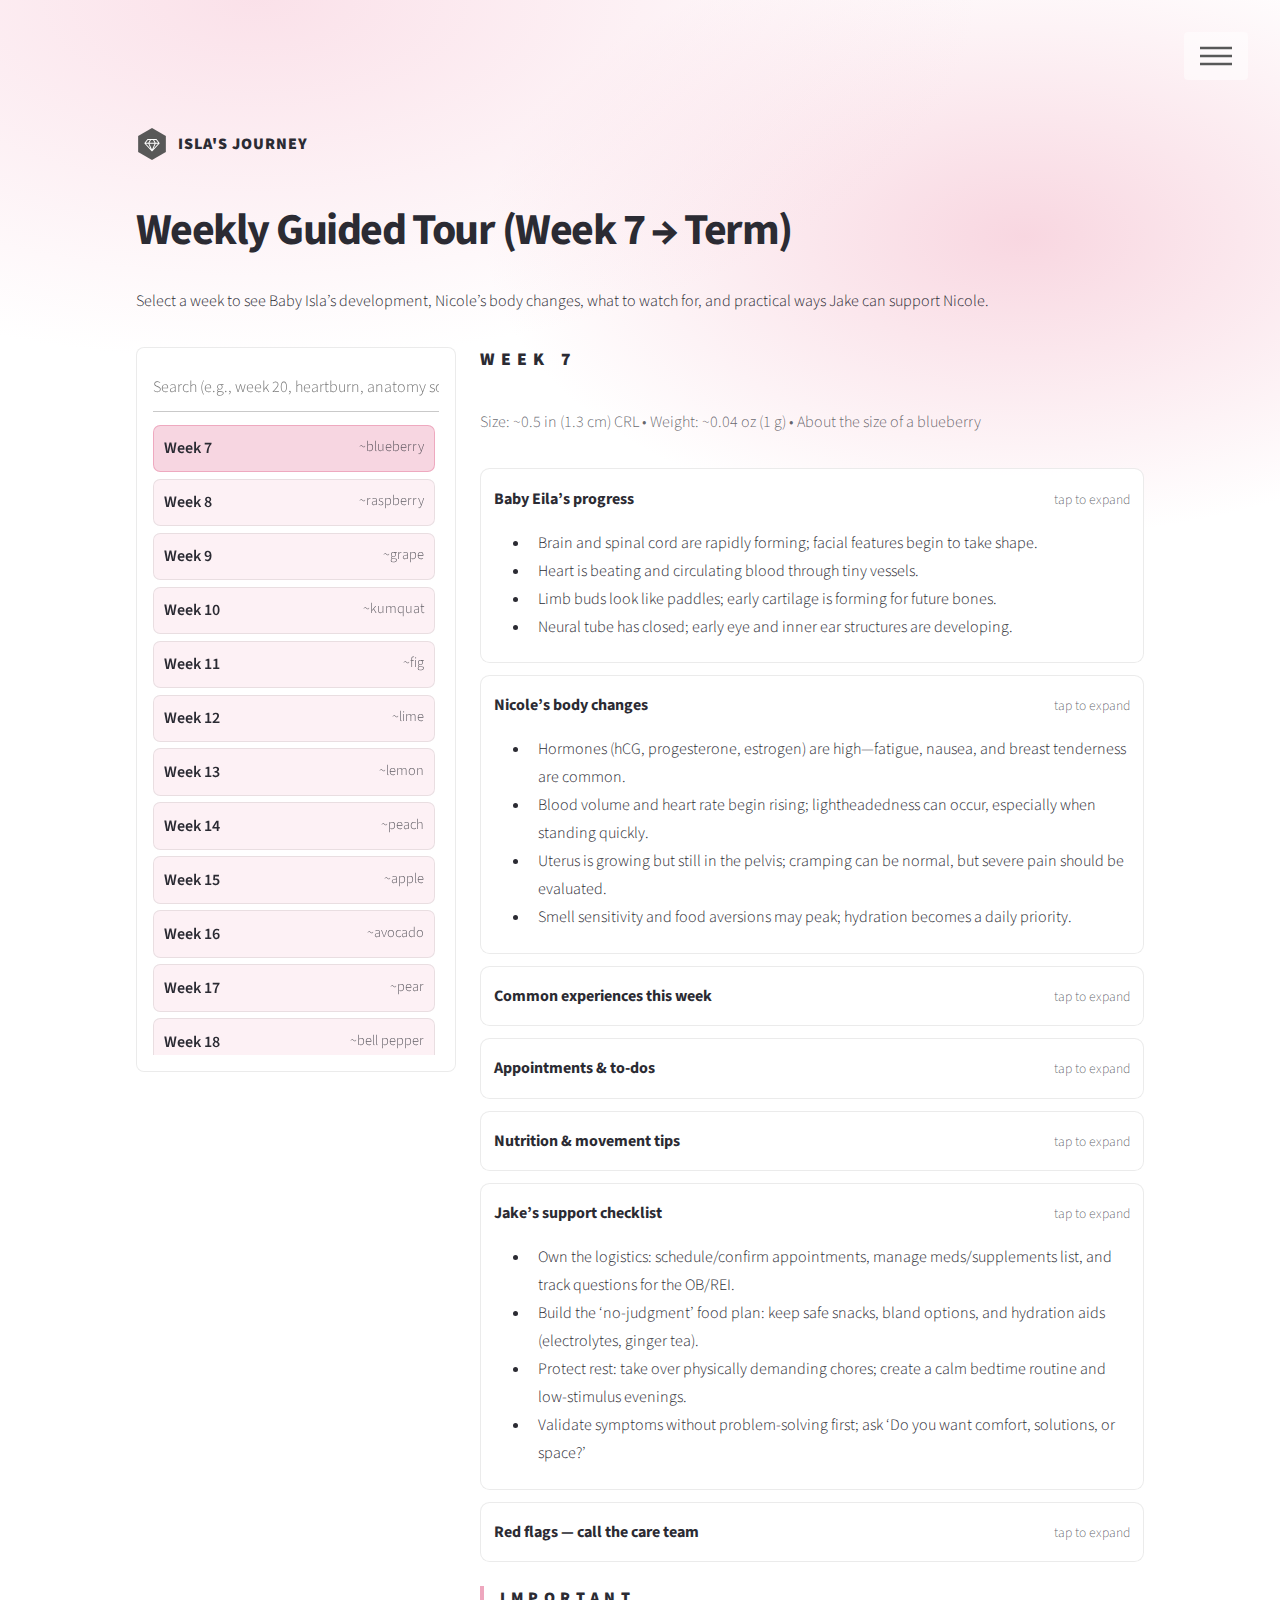
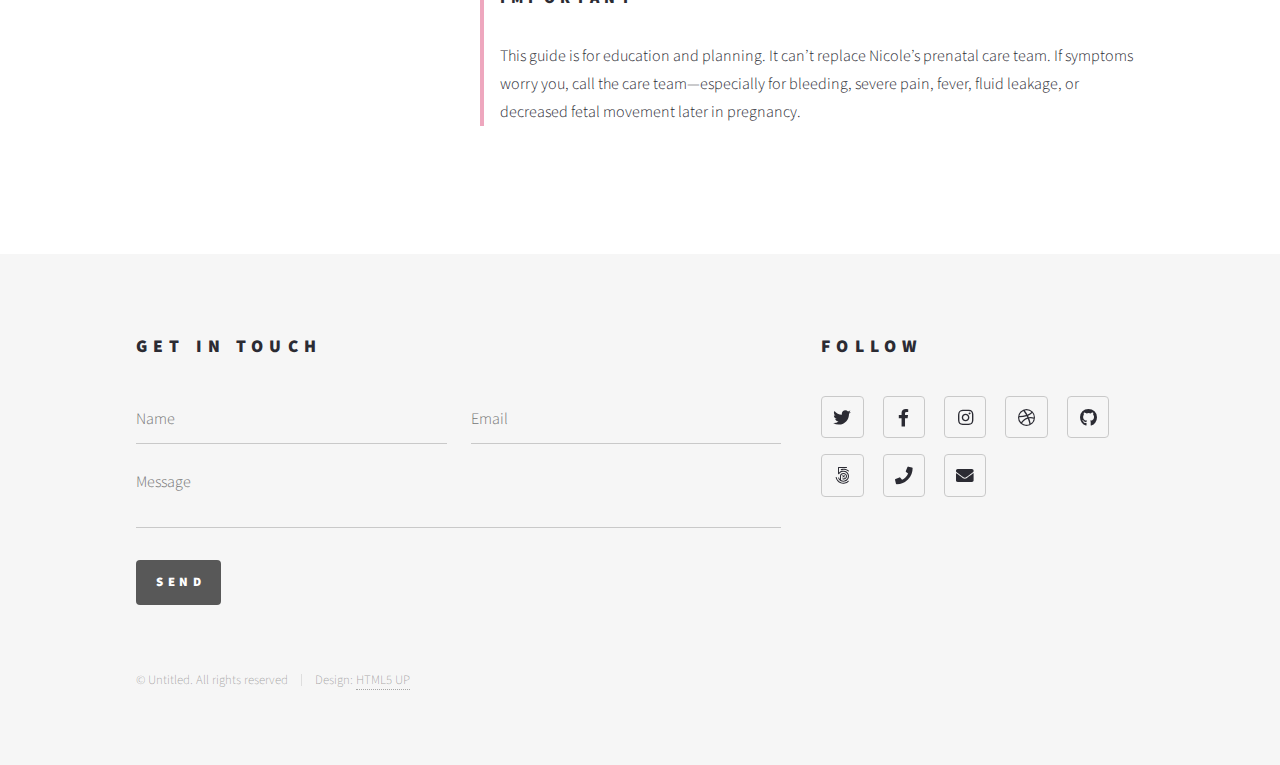
<file: weeks.html>
<!DOCTYPE HTML>
<!--
	Phantom by HTML5 UP
	html5up.net | @ajlkn
	Free for personal and commercial use under the CCA 3.0 license (html5up.net/license)
-->
<html>
	<head>
		<title>Weekly Guided Tour | Isla's Journey</title>
		<meta charset="utf-8" />
		<meta name="viewport" content="width=device-width, initial-scale=1, user-scalable=no" />
		<link rel="stylesheet" href="assets/css/main.css" />
			<link rel="stylesheet" href="assets/css/custom.css" />
		<noscript><link rel="stylesheet" href="assets/css/noscript.css" /></noscript>
	</head>
	<body class="is-preload">
		<!-- Wrapper -->
			<div id="wrapper">

				<!-- Header -->
					<header id="header">
						<div class="inner">

							<!-- Logo -->
								<a href="index.html" class="logo">
									<span class="symbol"><img src="images/logo.svg" alt="" /></span><span class="title">Isla's Journey</span>
								</a>

							<!-- Nav -->
								<nav>
									<ul>
										<li><a href="#menu">Menu</a></li>
									</ul>
								</nav>

						</div>
					</header>

				<!-- Menu -->
					<nav id="menu">
						<h2>Menu</h2>
						<ul>
							<li><a href="index.html">Home</a></li>
							<li><a href="weeks.html">Weekly Guided Tour</a></li>
							<li><a href="resources.html">Resources & Red Flags</a></li>
						</ul>

					</nav>

				<!-- Main -->
					
					<div id="main">
						<div class="inner">
							<header>
								<h1>Weekly Guided Tour (Week 7 → Term)</h1>
								<p>Select a week to see Baby Isla’s development, Nicole’s body changes, what to watch for, and practical ways Jake can support Nicole.</p>
							</header>

							<section class="tour">
								<div class="tour-layout">
									<aside class="tour-nav">
										<input id="weekSearch" type="text" placeholder="Search (e.g., week 20, heartburn, anatomy scan)" />
										<div id="weekList" class="week-list" aria-label="Weeks"></div>
									</aside>

									<div class="tour-content">
										<div class="week-hero">
											<h2 id="weekTitle">Loading…</h2>
											<p id="weekMeta" class="meta"></p>
										</div>

										<div id="weekSections" class="week-sections"></div>

										<section class="disclaimer">
											<h3>Important</h3>
											<p>This guide is for education and planning. It can’t replace Nicole’s prenatal care team. If symptoms worry you, call the care team—especially for bleeding, severe pain, fever, fluid leakage, or decreased fetal movement later in pregnancy.</p>
										</section>
									</div>
								</div>
							</section>
						</div>
					</div>


				<!-- Footer -->
					<footer id="footer">
						<div class="inner">
							<section>
								<h2>Get in touch</h2>
								<form method="post" action="#">
									<div class="fields">
										<div class="field half">
											<input type="text" name="name" id="name" placeholder="Name" />
										</div>
										<div class="field half">
											<input type="email" name="email" id="email" placeholder="Email" />
										</div>
										<div class="field">
											<textarea name="message" id="message" placeholder="Message"></textarea>
										</div>
									</div>
									<ul class="actions">
										<li><input type="submit" value="Send" class="primary" /></li>
									</ul>
								</form>
							</section>
							<section>
								<h2>Follow</h2>
								<ul class="icons">
									<li><a href="#" class="icon brands style2 fa-twitter"><span class="label">Twitter</span></a></li>
									<li><a href="#" class="icon brands style2 fa-facebook-f"><span class="label">Facebook</span></a></li>
									<li><a href="#" class="icon brands style2 fa-instagram"><span class="label">Instagram</span></a></li>
									<li><a href="#" class="icon brands style2 fa-dribbble"><span class="label">Dribbble</span></a></li>
									<li><a href="#" class="icon brands style2 fa-github"><span class="label">GitHub</span></a></li>
									<li><a href="#" class="icon brands style2 fa-500px"><span class="label">500px</span></a></li>
									<li><a href="#" class="icon solid style2 fa-phone"><span class="label">Phone</span></a></li>
									<li><a href="#" class="icon solid style2 fa-envelope"><span class="label">Email</span></a></li>
								</ul>
							</section>
							<ul class="copyright">
								<li>&copy; Untitled. All rights reserved</li><li>Design: <a href="http://html5up.net">HTML5 UP</a></li>
							</ul>
						</div>
					</footer>

			</div>

		<!-- Scripts -->
			<script src="assets/js/jquery.min.js"></script>
			<script src="assets/js/browser.min.js"></script>
			<script src="assets/js/breakpoints.min.js"></script>
			<script src="assets/js/util.js"></script>
			<script src="assets/js/main.js"></script>

				
			<script src="assets/js/weeks-data.js"></script>
<script src="assets/js/weeks.js"></script>
	</body>
</html>
</file>
<file: assets/css/custom.css>
/* Eila's Journey — pastel pink theme overrides */

:root {
  --ej-pink-1: #f9d7e2;
  --ej-pink-2: #f3b6c8;
  --ej-pink-3: #e88aa8;
  --ej-ink: #2b2b33;
  --ej-muted: rgba(43,43,51,0.72);
}

body {
  color: var(--ej-ink);
}

#wrapper {
  background: radial-gradient(1200px 600px at 20% 0%, rgba(249,215,226,0.75), rgba(255,255,255,0.0) 60%),
              radial-gradient(900px 500px at 80% 10%, rgba(243,182,200,0.55), rgba(255,255,255,0.0) 60%);
}

/* Logo/title */
#header .logo .title {
  letter-spacing: 0.06em;
}

/* Buttons */
input[type="submit"],
input[type="reset"],
input[type="button"],
button,
.button {
  box-shadow: none;
}

.button.primary {
  background-color: var(--ej-pink-3) !important;
}

.button.primary:hover {
  filter: brightness(1.04);
}

/* Hero / Spotlight */
.hero h1 {
  margin-bottom: 0.35em;
}

.spotlight-grid {
  display: grid;
  grid-template-columns: 1fr 1.25fr;
  gap: 2rem;
  align-items: center;
}

.spotlight-image img {
  width: 100%;
  height: auto;
  border-radius: 0.5rem;
  box-shadow: 0 12px 30px rgba(0,0,0,0.14);
}

.spotlight-text ul {
  margin-bottom: 1.25rem;
}

@media (max-width: 980px) {
  .spotlight-grid {
    grid-template-columns: 1fr;
  }
}

/* Weekly tour layout */
.tour-layout {
  display: grid;
  grid-template-columns: 320px 1fr;
  gap: 1.5rem;
  align-items: start;
}

.tour-nav {
  position: sticky;
  top: 1rem;
  align-self: start;
  background: rgba(255,255,255,0.85);
  border: 1px solid rgba(0,0,0,0.08);
  border-radius: 0.5rem;
  padding: 1rem;
  backdrop-filter: blur(6px);
}

#weekSearch {
  margin-bottom: 0.8rem;
}

.week-list {
  max-height: 70vh;
  overflow: auto;
  display: grid;
  gap: 0.4rem;
  padding-right: 0.25rem;
}

.week-link {
  display: flex;
  justify-content: space-between;
  gap: 0.75rem;
  padding: 0.55rem 0.65rem;
  border-radius: 0.45rem;
  text-decoration: none;
  border: 1px solid rgba(0,0,0,0.08);
  background: rgba(249,215,226,0.35);
  color: var(--ej-ink) !important;
}

.week-link:hover {
  background: rgba(243,182,200,0.45);
}

.week-link.active {
  background: rgba(232,138,168,0.35);
  border-color: rgba(232,138,168,0.6);
}

.week-link.hidden {
  display: none;
}

.week-link .wk {
  font-weight: 600;
}

.week-link .wk-mini {
  opacity: 0.75;
  font-size: 0.9em;
}

/* Content cards */
.week-hero .meta {
  color: var(--ej-muted);
  margin-top: 0.25rem;
}

.week-card {
  border: 1px solid rgba(0,0,0,0.08);
  border-radius: 0.6rem;
  background: rgba(255,255,255,0.9);
  padding: 0.2rem 0.8rem;
  margin-bottom: 0.75rem;
}

.week-card summary {
  cursor: pointer;
  list-style: none;
  padding: 0.75rem 0;
  display: flex;
  justify-content: space-between;
  align-items: baseline;
  gap: 1rem;
}

.week-card summary::-webkit-details-marker {
  display: none;
}

.week-card-title {
  font-weight: 700;
}

.week-card-hint {
  color: var(--ej-muted);
  font-size: 0.85em;
}

.week-card-body {
  padding: 0 0 0.9rem 0;
}

.week-card-body ul {
  margin: 0.25rem 0 0.25rem 1.25rem;
}

.disclaimer {
  margin-top: 1.5rem;
  border-left: 4px solid rgba(232,138,168,0.75);
  padding-left: 1rem;
}

@media (max-width: 980px) {
  .tour-layout {
    grid-template-columns: 1fr;
  }
  .tour-nav {
    position: relative;
    top: auto;
  }
}
</file>
<file: assets/css/noscript.css>
/*
	Phantom by HTML5 UP
	html5up.net | @ajlkn
	Free for personal and commercial use under the CCA 3.0 license (html5up.net/license)
*/

/* Tiles */

	body.is-preload .tiles article {
		-moz-transform: none;
		-webkit-transform: none;
		-ms-transform: none;
		transform: none;
		opacity: 1;
	}
</file>
<file: assets/css/main.css>
@import url(fontawesome-all.min.css);
@import url("https://fonts.googleapis.com/css?family=Source+Sans+Pro:300,700,900");

/*
	Phantom by HTML5 UP
	html5up.net | @ajlkn
	Free for personal and commercial use under the CCA 3.0 license (html5up.net/license)
*/

html, body, div, span, applet, object,
iframe, h1, h2, h3, h4, h5, h6, p, blockquote,
pre, a, abbr, acronym, address, big, cite,
code, del, dfn, em, img, ins, kbd, q, s, samp,
small, strike, strong, sub, sup, tt, var, b,
u, i, center, dl, dt, dd, ol, ul, li, fieldset,
form, label, legend, table, caption, tbody,
tfoot, thead, tr, th, td, article, aside,
canvas, details, embed, figure, figcaption,
footer, header, hgroup, menu, nav, output, ruby,
section, summary, time, mark, audio, video {
	margin: 0;
	padding: 0;
	border: 0;
	font-size: 100%;
	font: inherit;
	vertical-align: baseline;}

article, aside, details, figcaption, figure,
footer, header, hgroup, menu, nav, section {
	display: block;}

body {
	line-height: 1;
}

ol, ul {
	list-style: none;
}

blockquote, q {
	quotes: none;
}

	blockquote:before, blockquote:after, q:before, q:after {
		content: '';
		content: none;
	}

table {
	border-collapse: collapse;
	border-spacing: 0;
}

body {
	-webkit-text-size-adjust: none;
}

mark {
	background-color: transparent;
	color: inherit;
}

input::-moz-focus-inner {
	border: 0;
	padding: 0;
}

input, select, textarea {
	-moz-appearance: none;
	-webkit-appearance: none;
	-ms-appearance: none;
	appearance: none;
}

/* Basic */

	@-ms-viewport {
		width: device-width;
	}

	body {
		-ms-overflow-style: scrollbar;
	}

	@media screen and (max-width: 480px) {

		html, body {
			min-width: 320px;
		}

	}

	html {
		box-sizing: border-box;
	}

	*, *:before, *:after {
		box-sizing: inherit;
	}

	body {
		background: #ffffff;
	}

		body.is-preload *, body.is-preload *:before, body.is-preload *:after {
			-moz-animation: none !important;
			-webkit-animation: none !important;
			-ms-animation: none !important;
			animation: none !important;
			-moz-transition: none !important;
			-webkit-transition: none !important;
			-ms-transition: none !important;
			transition: none !important;
		}

/* Type */

	body, input, select, textarea {
		color: #585858;
		font-family: "Source Sans Pro", Helvetica, sans-serif;
		font-size: 16pt;
		font-weight: 300;
		line-height: 1.75;
	}

		@media screen and (max-width: 1680px) {

			body, input, select, textarea {
				font-size: 14pt;
			}

		}

		@media screen and (max-width: 1280px) {

			body, input, select, textarea {
				font-size: 12pt;
			}

		}

	a {
		-moz-transition: border-bottom-color 0.2s ease, color 0.2s ease;
		-webkit-transition: border-bottom-color 0.2s ease, color 0.2s ease;
		-ms-transition: border-bottom-color 0.2s ease, color 0.2s ease;
		transition: border-bottom-color 0.2s ease, color 0.2s ease;
		text-decoration: none;
		color: #585858;
		border-bottom: dotted 1px rgba(88, 88, 88, 0.5);
	}

		a:hover {
			border-bottom-color: transparent;
			color: #f2849e !important;
		}

	strong, b {
		font-weight: 900;
	}

	em, i {
		font-style: italic;
	}

	p {
		margin: 0 0 2em 0;
	}

	h1 {
		font-size: 2.75em;
		font-weight: 700;
		line-height: 1.3;
		margin: 0 0 1em 0;
		letter-spacing: -0.035em;
	}

		h1 a {
			color: inherit;
		}

		@media screen and (max-width: 736px) {

			h1 {
				font-size: 2em;
				margin: 0 0 1em 0;
			}

		}

		@media screen and (max-width: 360px) {

			h1 {
				font-size: 1.75em;
			}

		}

	h2, h3, h4, h5, h6 {
		font-weight: 900;
		line-height: 1.5;
		margin: 0 0 2em 0;
		text-transform: uppercase;
		letter-spacing: 0.35em;
	}

		h2 a, h3 a, h4 a, h5 a, h6 a {
			color: inherit;
		}

	h2 {
		font-size: 1.1em;
	}

	h3 {
		font-size: 1em;
	}

	h4 {
		font-size: 0.8em;
	}

	h5 {
		font-size: 0.8em;
	}

	h6 {
		font-size: 0.8em;
	}

	@media screen and (max-width: 980px) {

		h1 br, h2 br, h3 br, h4 br, h5 br, h6 br {
			display: none;
		}

	}

	@media screen and (max-width: 736px) {

		h2 {
			font-size: 1em;
		}

		h3 {
			font-size: 0.8em;
		}

	}

	sub {
		font-size: 0.8em;
		position: relative;
		top: 0.5em;
	}

	sup {
		font-size: 0.8em;
		position: relative;
		top: -0.5em;
	}

	blockquote {
		border-left: solid 4px #c9c9c9;
		font-style: italic;
		margin: 0 0 2em 0;
		padding: 0.5em 0 0.5em 2em;
	}

	code {
		background: rgba(144, 144, 144, 0.075);
		border-radius: 4px;
		border: solid 1px #c9c9c9;
		font-family: "Courier New", monospace;
		font-size: 0.9em;
		margin: 0 0.25em;
		padding: 0.25em 0.65em;
	}

	pre {
		-webkit-overflow-scrolling: touch;
		font-family: "Courier New", monospace;
		font-size: 0.9em;
		margin: 0 0 2em 0;
	}

		pre code {
			display: block;
			line-height: 1.75;
			padding: 1em 1.5em;
			overflow-x: auto;
		}

	hr {
		border: 0;
		border-bottom: solid 1px #c9c9c9;
		margin: 2em 0;
	}

		hr.major {
			margin: 3em 0;
		}

	.align-left {
		text-align: left;
	}

	.align-center {
		text-align: center;
	}

	.align-right {
		text-align: right;
	}

/* Row */

	.row {
		display: flex;
		flex-wrap: wrap;
		box-sizing: border-box;
		align-items: stretch;
	}

		.row > * {
			box-sizing: border-box;
		}

		.row.gtr-uniform > * > :last-child {
			margin-bottom: 0;
		}

		.row.aln-left {
			justify-content: flex-start;
		}

		.row.aln-center {
			justify-content: center;
		}

		.row.aln-right {
			justify-content: flex-end;
		}

		.row.aln-top {
			align-items: flex-start;
		}

		.row.aln-middle {
			align-items: center;
		}

		.row.aln-bottom {
			align-items: flex-end;
		}

		.row > .imp {
			order: -1;
		}

		.row > .col-1 {
			width: 8.33333%;
		}

		.row > .off-1 {
			margin-left: 8.33333%;
		}

		.row > .col-2 {
			width: 16.66667%;
		}

		.row > .off-2 {
			margin-left: 16.66667%;
		}

		.row > .col-3 {
			width: 25%;
		}

		.row > .off-3 {
			margin-left: 25%;
		}

		.row > .col-4 {
			width: 33.33333%;
		}

		.row > .off-4 {
			margin-left: 33.33333%;
		}

		.row > .col-5 {
			width: 41.66667%;
		}

		.row > .off-5 {
			margin-left: 41.66667%;
		}

		.row > .col-6 {
			width: 50%;
		}

		.row > .off-6 {
			margin-left: 50%;
		}

		.row > .col-7 {
			width: 58.33333%;
		}

		.row > .off-7 {
			margin-left: 58.33333%;
		}

		.row > .col-8 {
			width: 66.66667%;
		}

		.row > .off-8 {
			margin-left: 66.66667%;
		}

		.row > .col-9 {
			width: 75%;
		}

		.row > .off-9 {
			margin-left: 75%;
		}

		.row > .col-10 {
			width: 83.33333%;
		}

		.row > .off-10 {
			margin-left: 83.33333%;
		}

		.row > .col-11 {
			width: 91.66667%;
		}

		.row > .off-11 {
			margin-left: 91.66667%;
		}

		.row > .col-12 {
			width: 100%;
		}

		.row > .off-12 {
			margin-left: 100%;
		}

		.row.gtr-0 {
			margin-top: 0;
			margin-left: 0em;
		}

			.row.gtr-0 > * {
				padding: 0 0 0 0em;
			}

			.row.gtr-0.gtr-uniform {
				margin-top: 0em;
			}

				.row.gtr-0.gtr-uniform > * {
					padding-top: 0em;
				}

		.row.gtr-25 {
			margin-top: 0;
			margin-left: -0.5em;
		}

			.row.gtr-25 > * {
				padding: 0 0 0 0.5em;
			}

			.row.gtr-25.gtr-uniform {
				margin-top: -0.5em;
			}

				.row.gtr-25.gtr-uniform > * {
					padding-top: 0.5em;
				}

		.row.gtr-50 {
			margin-top: 0;
			margin-left: -1em;
		}

			.row.gtr-50 > * {
				padding: 0 0 0 1em;
			}

			.row.gtr-50.gtr-uniform {
				margin-top: -1em;
			}

				.row.gtr-50.gtr-uniform > * {
					padding-top: 1em;
				}

		.row {
			margin-top: 0;
			margin-left: -2em;
		}

			.row > * {
				padding: 0 0 0 2em;
			}

			.row.gtr-uniform {
				margin-top: -2em;
			}

				.row.gtr-uniform > * {
					padding-top: 2em;
				}

		.row.gtr-150 {
			margin-top: 0;
			margin-left: -3em;
		}

			.row.gtr-150 > * {
				padding: 0 0 0 3em;
			}

			.row.gtr-150.gtr-uniform {
				margin-top: -3em;
			}

				.row.gtr-150.gtr-uniform > * {
					padding-top: 3em;
				}

		.row.gtr-200 {
			margin-top: 0;
			margin-left: -4em;
		}

			.row.gtr-200 > * {
				padding: 0 0 0 4em;
			}

			.row.gtr-200.gtr-uniform {
				margin-top: -4em;
			}

				.row.gtr-200.gtr-uniform > * {
					padding-top: 4em;
				}

		@media screen and (max-width: 1680px) {

			.row {
				display: flex;
				flex-wrap: wrap;
				box-sizing: border-box;
				align-items: stretch;
			}

				.row > * {
					box-sizing: border-box;
				}

				.row.gtr-uniform > * > :last-child {
					margin-bottom: 0;
				}

				.row.aln-left {
					justify-content: flex-start;
				}

				.row.aln-center {
					justify-content: center;
				}

				.row.aln-right {
					justify-content: flex-end;
				}

				.row.aln-top {
					align-items: flex-start;
				}

				.row.aln-middle {
					align-items: center;
				}

				.row.aln-bottom {
					align-items: flex-end;
				}

				.row > .imp-xlarge {
					order: -1;
				}

				.row > .col-1-xlarge {
					width: 8.33333%;
				}

				.row > .off-1-xlarge {
					margin-left: 8.33333%;
				}

				.row > .col-2-xlarge {
					width: 16.66667%;
				}

				.row > .off-2-xlarge {
					margin-left: 16.66667%;
				}

				.row > .col-3-xlarge {
					width: 25%;
				}

				.row > .off-3-xlarge {
					margin-left: 25%;
				}

				.row > .col-4-xlarge {
					width: 33.33333%;
				}

				.row > .off-4-xlarge {
					margin-left: 33.33333%;
				}

				.row > .col-5-xlarge {
					width: 41.66667%;
				}

				.row > .off-5-xlarge {
					margin-left: 41.66667%;
				}

				.row > .col-6-xlarge {
					width: 50%;
				}

				.row > .off-6-xlarge {
					margin-left: 50%;
				}

				.row > .col-7-xlarge {
					width: 58.33333%;
				}

				.row > .off-7-xlarge {
					margin-left: 58.33333%;
				}

				.row > .col-8-xlarge {
					width: 66.66667%;
				}

				.row > .off-8-xlarge {
					margin-left: 66.66667%;
				}

				.row > .col-9-xlarge {
					width: 75%;
				}

				.row > .off-9-xlarge {
					margin-left: 75%;
				}

				.row > .col-10-xlarge {
					width: 83.33333%;
				}

				.row > .off-10-xlarge {
					margin-left: 83.33333%;
				}

				.row > .col-11-xlarge {
					width: 91.66667%;
				}

				.row > .off-11-xlarge {
					margin-left: 91.66667%;
				}

				.row > .col-12-xlarge {
					width: 100%;
				}

				.row > .off-12-xlarge {
					margin-left: 100%;
				}

				.row.gtr-0 {
					margin-top: 0;
					margin-left: 0em;
				}

					.row.gtr-0 > * {
						padding: 0 0 0 0em;
					}

					.row.gtr-0.gtr-uniform {
						margin-top: 0em;
					}

						.row.gtr-0.gtr-uniform > * {
							padding-top: 0em;
						}

				.row.gtr-25 {
					margin-top: 0;
					margin-left: -0.5em;
				}

					.row.gtr-25 > * {
						padding: 0 0 0 0.5em;
					}

					.row.gtr-25.gtr-uniform {
						margin-top: -0.5em;
					}

						.row.gtr-25.gtr-uniform > * {
							padding-top: 0.5em;
						}

				.row.gtr-50 {
					margin-top: 0;
					margin-left: -1em;
				}

					.row.gtr-50 > * {
						padding: 0 0 0 1em;
					}

					.row.gtr-50.gtr-uniform {
						margin-top: -1em;
					}

						.row.gtr-50.gtr-uniform > * {
							padding-top: 1em;
						}

				.row {
					margin-top: 0;
					margin-left: -2em;
				}

					.row > * {
						padding: 0 0 0 2em;
					}

					.row.gtr-uniform {
						margin-top: -2em;
					}

						.row.gtr-uniform > * {
							padding-top: 2em;
						}

				.row.gtr-150 {
					margin-top: 0;
					margin-left: -3em;
				}

					.row.gtr-150 > * {
						padding: 0 0 0 3em;
					}

					.row.gtr-150.gtr-uniform {
						margin-top: -3em;
					}

						.row.gtr-150.gtr-uniform > * {
							padding-top: 3em;
						}

				.row.gtr-200 {
					margin-top: 0;
					margin-left: -4em;
				}

					.row.gtr-200 > * {
						padding: 0 0 0 4em;
					}

					.row.gtr-200.gtr-uniform {
						margin-top: -4em;
					}

						.row.gtr-200.gtr-uniform > * {
							padding-top: 4em;
						}

		}

		@media screen and (max-width: 1280px) {

			.row {
				display: flex;
				flex-wrap: wrap;
				box-sizing: border-box;
				align-items: stretch;
			}

				.row > * {
					box-sizing: border-box;
				}

				.row.gtr-uniform > * > :last-child {
					margin-bottom: 0;
				}

				.row.aln-left {
					justify-content: flex-start;
				}

				.row.aln-center {
					justify-content: center;
				}

				.row.aln-right {
					justify-content: flex-end;
				}

				.row.aln-top {
					align-items: flex-start;
				}

				.row.aln-middle {
					align-items: center;
				}

				.row.aln-bottom {
					align-items: flex-end;
				}

				.row > .imp-large {
					order: -1;
				}

				.row > .col-1-large {
					width: 8.33333%;
				}

				.row > .off-1-large {
					margin-left: 8.33333%;
				}

				.row > .col-2-large {
					width: 16.66667%;
				}

				.row > .off-2-large {
					margin-left: 16.66667%;
				}

				.row > .col-3-large {
					width: 25%;
				}

				.row > .off-3-large {
					margin-left: 25%;
				}

				.row > .col-4-large {
					width: 33.33333%;
				}

				.row > .off-4-large {
					margin-left: 33.33333%;
				}

				.row > .col-5-large {
					width: 41.66667%;
				}

				.row > .off-5-large {
					margin-left: 41.66667%;
				}

				.row > .col-6-large {
					width: 50%;
				}

				.row > .off-6-large {
					margin-left: 50%;
				}

				.row > .col-7-large {
					width: 58.33333%;
				}

				.row > .off-7-large {
					margin-left: 58.33333%;
				}

				.row > .col-8-large {
					width: 66.66667%;
				}

				.row > .off-8-large {
					margin-left: 66.66667%;
				}

				.row > .col-9-large {
					width: 75%;
				}

				.row > .off-9-large {
					margin-left: 75%;
				}

				.row > .col-10-large {
					width: 83.33333%;
				}

				.row > .off-10-large {
					margin-left: 83.33333%;
				}

				.row > .col-11-large {
					width: 91.66667%;
				}

				.row > .off-11-large {
					margin-left: 91.66667%;
				}

				.row > .col-12-large {
					width: 100%;
				}

				.row > .off-12-large {
					margin-left: 100%;
				}

				.row.gtr-0 {
					margin-top: 0;
					margin-left: 0em;
				}

					.row.gtr-0 > * {
						padding: 0 0 0 0em;
					}

					.row.gtr-0.gtr-uniform {
						margin-top: 0em;
					}

						.row.gtr-0.gtr-uniform > * {
							padding-top: 0em;
						}

				.row.gtr-25 {
					margin-top: 0;
					margin-left: -0.5em;
				}

					.row.gtr-25 > * {
						padding: 0 0 0 0.5em;
					}

					.row.gtr-25.gtr-uniform {
						margin-top: -0.5em;
					}

						.row.gtr-25.gtr-uniform > * {
							padding-top: 0.5em;
						}

				.row.gtr-50 {
					margin-top: 0;
					margin-left: -1em;
				}

					.row.gtr-50 > * {
						padding: 0 0 0 1em;
					}

					.row.gtr-50.gtr-uniform {
						margin-top: -1em;
					}

						.row.gtr-50.gtr-uniform > * {
							padding-top: 1em;
						}

				.row {
					margin-top: 0;
					margin-left: -2em;
				}

					.row > * {
						padding: 0 0 0 2em;
					}

					.row.gtr-uniform {
						margin-top: -2em;
					}

						.row.gtr-uniform > * {
							padding-top: 2em;
						}

				.row.gtr-150 {
					margin-top: 0;
					margin-left: -3em;
				}

					.row.gtr-150 > * {
						padding: 0 0 0 3em;
					}

					.row.gtr-150.gtr-uniform {
						margin-top: -3em;
					}

						.row.gtr-150.gtr-uniform > * {
							padding-top: 3em;
						}

				.row.gtr-200 {
					margin-top: 0;
					margin-left: -4em;
				}

					.row.gtr-200 > * {
						padding: 0 0 0 4em;
					}

					.row.gtr-200.gtr-uniform {
						margin-top: -4em;
					}

						.row.gtr-200.gtr-uniform > * {
							padding-top: 4em;
						}

		}

		@media screen and (max-width: 980px) {

			.row {
				display: flex;
				flex-wrap: wrap;
				box-sizing: border-box;
				align-items: stretch;
			}

				.row > * {
					box-sizing: border-box;
				}

				.row.gtr-uniform > * > :last-child {
					margin-bottom: 0;
				}

				.row.aln-left {
					justify-content: flex-start;
				}

				.row.aln-center {
					justify-content: center;
				}

				.row.aln-right {
					justify-content: flex-end;
				}

				.row.aln-top {
					align-items: flex-start;
				}

				.row.aln-middle {
					align-items: center;
				}

				.row.aln-bottom {
					align-items: flex-end;
				}

				.row > .imp-medium {
					order: -1;
				}

				.row > .col-1-medium {
					width: 8.33333%;
				}

				.row > .off-1-medium {
					margin-left: 8.33333%;
				}

				.row > .col-2-medium {
					width: 16.66667%;
				}

				.row > .off-2-medium {
					margin-left: 16.66667%;
				}

				.row > .col-3-medium {
					width: 25%;
				}

				.row > .off-3-medium {
					margin-left: 25%;
				}

				.row > .col-4-medium {
					width: 33.33333%;
				}

				.row > .off-4-medium {
					margin-left: 33.33333%;
				}

				.row > .col-5-medium {
					width: 41.66667%;
				}

				.row > .off-5-medium {
					margin-left: 41.66667%;
				}

				.row > .col-6-medium {
					width: 50%;
				}

				.row > .off-6-medium {
					margin-left: 50%;
				}

				.row > .col-7-medium {
					width: 58.33333%;
				}

				.row > .off-7-medium {
					margin-left: 58.33333%;
				}

				.row > .col-8-medium {
					width: 66.66667%;
				}

				.row > .off-8-medium {
					margin-left: 66.66667%;
				}

				.row > .col-9-medium {
					width: 75%;
				}

				.row > .off-9-medium {
					margin-left: 75%;
				}

				.row > .col-10-medium {
					width: 83.33333%;
				}

				.row > .off-10-medium {
					margin-left: 83.33333%;
				}

				.row > .col-11-medium {
					width: 91.66667%;
				}

				.row > .off-11-medium {
					margin-left: 91.66667%;
				}

				.row > .col-12-medium {
					width: 100%;
				}

				.row > .off-12-medium {
					margin-left: 100%;
				}

				.row.gtr-0 {
					margin-top: 0;
					margin-left: 0em;
				}

					.row.gtr-0 > * {
						padding: 0 0 0 0em;
					}

					.row.gtr-0.gtr-uniform {
						margin-top: 0em;
					}

						.row.gtr-0.gtr-uniform > * {
							padding-top: 0em;
						}

				.row.gtr-25 {
					margin-top: 0;
					margin-left: -0.375em;
				}

					.row.gtr-25 > * {
						padding: 0 0 0 0.375em;
					}

					.row.gtr-25.gtr-uniform {
						margin-top: -0.375em;
					}

						.row.gtr-25.gtr-uniform > * {
							padding-top: 0.375em;
						}

				.row.gtr-50 {
					margin-top: 0;
					margin-left: -0.75em;
				}

					.row.gtr-50 > * {
						padding: 0 0 0 0.75em;
					}

					.row.gtr-50.gtr-uniform {
						margin-top: -0.75em;
					}

						.row.gtr-50.gtr-uniform > * {
							padding-top: 0.75em;
						}

				.row {
					margin-top: 0;
					margin-left: -1.5em;
				}

					.row > * {
						padding: 0 0 0 1.5em;
					}

					.row.gtr-uniform {
						margin-top: -1.5em;
					}

						.row.gtr-uniform > * {
							padding-top: 1.5em;
						}

				.row.gtr-150 {
					margin-top: 0;
					margin-left: -2.25em;
				}

					.row.gtr-150 > * {
						padding: 0 0 0 2.25em;
					}

					.row.gtr-150.gtr-uniform {
						margin-top: -2.25em;
					}

						.row.gtr-150.gtr-uniform > * {
							padding-top: 2.25em;
						}

				.row.gtr-200 {
					margin-top: 0;
					margin-left: -3em;
				}

					.row.gtr-200 > * {
						padding: 0 0 0 3em;
					}

					.row.gtr-200.gtr-uniform {
						margin-top: -3em;
					}

						.row.gtr-200.gtr-uniform > * {
							padding-top: 3em;
						}

		}

		@media screen and (max-width: 736px) {

			.row {
				display: flex;
				flex-wrap: wrap;
				box-sizing: border-box;
				align-items: stretch;
			}

				.row > * {
					box-sizing: border-box;
				}

				.row.gtr-uniform > * > :last-child {
					margin-bottom: 0;
				}

				.row.aln-left {
					justify-content: flex-start;
				}

				.row.aln-center {
					justify-content: center;
				}

				.row.aln-right {
					justify-content: flex-end;
				}

				.row.aln-top {
					align-items: flex-start;
				}

				.row.aln-middle {
					align-items: center;
				}

				.row.aln-bottom {
					align-items: flex-end;
				}

				.row > .imp-small {
					order: -1;
				}

				.row > .col-1-small {
					width: 8.33333%;
				}

				.row > .off-1-small {
					margin-left: 8.33333%;
				}

				.row > .col-2-small {
					width: 16.66667%;
				}

				.row > .off-2-small {
					margin-left: 16.66667%;
				}

				.row > .col-3-small {
					width: 25%;
				}

				.row > .off-3-small {
					margin-left: 25%;
				}

				.row > .col-4-small {
					width: 33.33333%;
				}

				.row > .off-4-small {
					margin-left: 33.33333%;
				}

				.row > .col-5-small {
					width: 41.66667%;
				}

				.row > .off-5-small {
					margin-left: 41.66667%;
				}

				.row > .col-6-small {
					width: 50%;
				}

				.row > .off-6-small {
					margin-left: 50%;
				}

				.row > .col-7-small {
					width: 58.33333%;
				}

				.row > .off-7-small {
					margin-left: 58.33333%;
				}

				.row > .col-8-small {
					width: 66.66667%;
				}

				.row > .off-8-small {
					margin-left: 66.66667%;
				}

				.row > .col-9-small {
					width: 75%;
				}

				.row > .off-9-small {
					margin-left: 75%;
				}

				.row > .col-10-small {
					width: 83.33333%;
				}

				.row > .off-10-small {
					margin-left: 83.33333%;
				}

				.row > .col-11-small {
					width: 91.66667%;
				}

				.row > .off-11-small {
					margin-left: 91.66667%;
				}

				.row > .col-12-small {
					width: 100%;
				}

				.row > .off-12-small {
					margin-left: 100%;
				}

				.row.gtr-0 {
					margin-top: 0;
					margin-left: 0em;
				}

					.row.gtr-0 > * {
						padding: 0 0 0 0em;
					}

					.row.gtr-0.gtr-uniform {
						margin-top: 0em;
					}

						.row.gtr-0.gtr-uniform > * {
							padding-top: 0em;
						}

				.row.gtr-25 {
					margin-top: 0;
					margin-left: -0.25em;
				}

					.row.gtr-25 > * {
						padding: 0 0 0 0.25em;
					}

					.row.gtr-25.gtr-uniform {
						margin-top: -0.25em;
					}

						.row.gtr-25.gtr-uniform > * {
							padding-top: 0.25em;
						}

				.row.gtr-50 {
					margin-top: 0;
					margin-left: -0.5em;
				}

					.row.gtr-50 > * {
						padding: 0 0 0 0.5em;
					}

					.row.gtr-50.gtr-uniform {
						margin-top: -0.5em;
					}

						.row.gtr-50.gtr-uniform > * {
							padding-top: 0.5em;
						}

				.row {
					margin-top: 0;
					margin-left: -1em;
				}

					.row > * {
						padding: 0 0 0 1em;
					}

					.row.gtr-uniform {
						margin-top: -1em;
					}

						.row.gtr-uniform > * {
							padding-top: 1em;
						}

				.row.gtr-150 {
					margin-top: 0;
					margin-left: -1.5em;
				}

					.row.gtr-150 > * {
						padding: 0 0 0 1.5em;
					}

					.row.gtr-150.gtr-uniform {
						margin-top: -1.5em;
					}

						.row.gtr-150.gtr-uniform > * {
							padding-top: 1.5em;
						}

				.row.gtr-200 {
					margin-top: 0;
					margin-left: -2em;
				}

					.row.gtr-200 > * {
						padding: 0 0 0 2em;
					}

					.row.gtr-200.gtr-uniform {
						margin-top: -2em;
					}

						.row.gtr-200.gtr-uniform > * {
							padding-top: 2em;
						}

		}

		@media screen and (max-width: 480px) {

			.row {
				display: flex;
				flex-wrap: wrap;
				box-sizing: border-box;
				align-items: stretch;
			}

				.row > * {
					box-sizing: border-box;
				}

				.row.gtr-uniform > * > :last-child {
					margin-bottom: 0;
				}

				.row.aln-left {
					justify-content: flex-start;
				}

				.row.aln-center {
					justify-content: center;
				}

				.row.aln-right {
					justify-content: flex-end;
				}

				.row.aln-top {
					align-items: flex-start;
				}

				.row.aln-middle {
					align-items: center;
				}

				.row.aln-bottom {
					align-items: flex-end;
				}

				.row > .imp-xsmall {
					order: -1;
				}

				.row > .col-1-xsmall {
					width: 8.33333%;
				}

				.row > .off-1-xsmall {
					margin-left: 8.33333%;
				}

				.row > .col-2-xsmall {
					width: 16.66667%;
				}

				.row > .off-2-xsmall {
					margin-left: 16.66667%;
				}

				.row > .col-3-xsmall {
					width: 25%;
				}

				.row > .off-3-xsmall {
					margin-left: 25%;
				}

				.row > .col-4-xsmall {
					width: 33.33333%;
				}

				.row > .off-4-xsmall {
					margin-left: 33.33333%;
				}

				.row > .col-5-xsmall {
					width: 41.66667%;
				}

				.row > .off-5-xsmall {
					margin-left: 41.66667%;
				}

				.row > .col-6-xsmall {
					width: 50%;
				}

				.row > .off-6-xsmall {
					margin-left: 50%;
				}

				.row > .col-7-xsmall {
					width: 58.33333%;
				}

				.row > .off-7-xsmall {
					margin-left: 58.33333%;
				}

				.row > .col-8-xsmall {
					width: 66.66667%;
				}

				.row > .off-8-xsmall {
					margin-left: 66.66667%;
				}

				.row > .col-9-xsmall {
					width: 75%;
				}

				.row > .off-9-xsmall {
					margin-left: 75%;
				}

				.row > .col-10-xsmall {
					width: 83.33333%;
				}

				.row > .off-10-xsmall {
					margin-left: 83.33333%;
				}

				.row > .col-11-xsmall {
					width: 91.66667%;
				}

				.row > .off-11-xsmall {
					margin-left: 91.66667%;
				}

				.row > .col-12-xsmall {
					width: 100%;
				}

				.row > .off-12-xsmall {
					margin-left: 100%;
				}

				.row.gtr-0 {
					margin-top: 0;
					margin-left: 0em;
				}

					.row.gtr-0 > * {
						padding: 0 0 0 0em;
					}

					.row.gtr-0.gtr-uniform {
						margin-top: 0em;
					}

						.row.gtr-0.gtr-uniform > * {
							padding-top: 0em;
						}

				.row.gtr-25 {
					margin-top: 0;
					margin-left: -0.25em;
				}

					.row.gtr-25 > * {
						padding: 0 0 0 0.25em;
					}

					.row.gtr-25.gtr-uniform {
						margin-top: -0.25em;
					}

						.row.gtr-25.gtr-uniform > * {
							padding-top: 0.25em;
						}

				.row.gtr-50 {
					margin-top: 0;
					margin-left: -0.5em;
				}

					.row.gtr-50 > * {
						padding: 0 0 0 0.5em;
					}

					.row.gtr-50.gtr-uniform {
						margin-top: -0.5em;
					}

						.row.gtr-50.gtr-uniform > * {
							padding-top: 0.5em;
						}

				.row {
					margin-top: 0;
					margin-left: -1em;
				}

					.row > * {
						padding: 0 0 0 1em;
					}

					.row.gtr-uniform {
						margin-top: -1em;
					}

						.row.gtr-uniform > * {
							padding-top: 1em;
						}

				.row.gtr-150 {
					margin-top: 0;
					margin-left: -1.5em;
				}

					.row.gtr-150 > * {
						padding: 0 0 0 1.5em;
					}

					.row.gtr-150.gtr-uniform {
						margin-top: -1.5em;
					}

						.row.gtr-150.gtr-uniform > * {
							padding-top: 1.5em;
						}

				.row.gtr-200 {
					margin-top: 0;
					margin-left: -2em;
				}

					.row.gtr-200 > * {
						padding: 0 0 0 2em;
					}

					.row.gtr-200.gtr-uniform {
						margin-top: -2em;
					}

						.row.gtr-200.gtr-uniform > * {
							padding-top: 2em;
						}

		}

/* Section/Article */

	section.special, article.special {
		text-align: center;
	}

	header p {
		margin-top: -1em;
	}

	@media screen and (max-width: 736px) {

		header p {
			margin-top: 0;
		}

	}

/* Icon */

	.icon {
		text-decoration: none;
		border-bottom: none;
		position: relative;
	}

		.icon:before {
			-moz-osx-font-smoothing: grayscale;
			-webkit-font-smoothing: antialiased;
			display: inline-block;
			font-style: normal;
			font-variant: normal;
			text-rendering: auto;
			line-height: 1;
			text-transform: none !important;
			font-family: 'Font Awesome 5 Free';
			font-weight: 400;
		}

		.icon > .label {
			display: none;
		}

		.icon:before {
			line-height: inherit;
		}

		.icon.solid:before {
			font-weight: 900;
		}

		.icon.brands:before {
			font-family: 'Font Awesome 5 Brands';
		}

		.icon.style2 {
			-moz-transition: background-color 0.2s ease-in-out, color 0.2s ease-in-out, border-color 0.2s ease-in-out;
			-webkit-transition: background-color 0.2s ease-in-out, color 0.2s ease-in-out, border-color 0.2s ease-in-out;
			-ms-transition: background-color 0.2s ease-in-out, color 0.2s ease-in-out, border-color 0.2s ease-in-out;
			transition: background-color 0.2s ease-in-out, color 0.2s ease-in-out, border-color 0.2s ease-in-out;
			background-color: transparent;
			border: solid 1px #c9c9c9;
			border-radius: 4px;
			width: 2.65em;
			height: 2.65em;
			display: inline-block;
			text-align: center;
			line-height: 2.65em;
			color: inherit;
		}

			.icon.style2:before {
				font-size: 1.1em;
			}

			.icon.style2:hover {
				color: #f2849e;
				border-color: #f2849e;
			}

			.icon.style2:active {
				background-color: rgba(242, 132, 158, 0.1);
			}

/* List */

	ol {
		list-style: decimal;
		margin: 0 0 2em 0;
		padding-left: 1.25em;
	}

		ol li {
			padding-left: 0.25em;
		}

	ul {
		list-style: disc;
		margin: 0 0 2em 0;
		padding-left: 1em;
	}

		ul li {
			padding-left: 0.5em;
		}

		ul.alt {
			list-style: none;
			padding-left: 0;
		}

			ul.alt li {
				border-top: solid 1px #c9c9c9;
				padding: 0.5em 0;
			}

				ul.alt li:first-child {
					border-top: 0;
					padding-top: 0;
				}

	dl {
		margin: 0 0 2em 0;
	}

		dl dt {
			display: block;
			font-weight: 900;
			margin: 0 0 1em 0;
		}

		dl dd {
			margin-left: 2em;
		}

/* Actions */

	ul.actions {
		display: -moz-flex;
		display: -webkit-flex;
		display: -ms-flex;
		display: flex;
		cursor: default;
		list-style: none;
		margin-left: -1em;
		padding-left: 0;
	}

		ul.actions li {
			padding: 0 0 0 1em;
			vertical-align: middle;
		}

		ul.actions.special {
			-moz-justify-content: center;
			-webkit-justify-content: center;
			-ms-justify-content: center;
			justify-content: center;
			width: 100%;
			margin-left: 0;
		}

			ul.actions.special li:first-child {
				padding-left: 0;
			}

		ul.actions.stacked {
			-moz-flex-direction: column;
			-webkit-flex-direction: column;
			-ms-flex-direction: column;
			flex-direction: column;
			margin-left: 0;
		}

			ul.actions.stacked li {
				padding: 1.3em 0 0 0;
			}

				ul.actions.stacked li:first-child {
					padding-top: 0;
				}

		ul.actions.fit {
			width: calc(100% + 1em);
		}

			ul.actions.fit li {
				-moz-flex-grow: 1;
				-webkit-flex-grow: 1;
				-ms-flex-grow: 1;
				flex-grow: 1;
				-moz-flex-shrink: 1;
				-webkit-flex-shrink: 1;
				-ms-flex-shrink: 1;
				flex-shrink: 1;
				width: 100%;
			}

				ul.actions.fit li > * {
					width: 100%;
				}

			ul.actions.fit.stacked {
				width: 100%;
			}

		@media screen and (max-width: 480px) {

			ul.actions:not(.fixed) {
				-moz-flex-direction: column;
				-webkit-flex-direction: column;
				-ms-flex-direction: column;
				flex-direction: column;
				margin-left: 0;
				width: 100% !important;
			}

				ul.actions:not(.fixed) li {
					-moz-flex-grow: 1;
					-webkit-flex-grow: 1;
					-ms-flex-grow: 1;
					flex-grow: 1;
					-moz-flex-shrink: 1;
					-webkit-flex-shrink: 1;
					-ms-flex-shrink: 1;
					flex-shrink: 1;
					padding: 1em 0 0 0;
					text-align: center;
					width: 100%;
				}

					ul.actions:not(.fixed) li > * {
						width: 100%;
					}

					ul.actions:not(.fixed) li:first-child {
						padding-top: 0;
					}

					ul.actions:not(.fixed) li input[type="submit"],
					ul.actions:not(.fixed) li input[type="reset"],
					ul.actions:not(.fixed) li input[type="button"],
					ul.actions:not(.fixed) li button,
					ul.actions:not(.fixed) li .button {
						width: 100%;
					}

						ul.actions:not(.fixed) li input[type="submit"].icon:before,
						ul.actions:not(.fixed) li input[type="reset"].icon:before,
						ul.actions:not(.fixed) li input[type="button"].icon:before,
						ul.actions:not(.fixed) li button.icon:before,
						ul.actions:not(.fixed) li .button.icon:before {
							margin-left: -0.5rem;
						}

		}

/* Icons */

	ul.icons {
		cursor: default;
		list-style: none;
		padding-left: 0;
		margin: -1em 0 2em -1em;
	}

		ul.icons li {
			display: inline-block;
			padding: 1em 0 0 1em;
		}

/* Form */

	form {
		margin: 0 0 2em 0;
		overflow-x: hidden;
	}

		form > :last-child {
			margin-bottom: 0;
		}

		form > .fields {
			display: -moz-flex;
			display: -webkit-flex;
			display: -ms-flex;
			display: flex;
			-moz-flex-wrap: wrap;
			-webkit-flex-wrap: wrap;
			-ms-flex-wrap: wrap;
			flex-wrap: wrap;
			width: calc(100% + 3em);
			margin: -1.5em 0 2em -1.5em;
		}

			form > .fields > .field {
				-moz-flex-grow: 0;
				-webkit-flex-grow: 0;
				-ms-flex-grow: 0;
				flex-grow: 0;
				-moz-flex-shrink: 0;
				-webkit-flex-shrink: 0;
				-ms-flex-shrink: 0;
				flex-shrink: 0;
				padding: 1.5em 0 0 1.5em;
				width: calc(100% - 1.5em);
			}

				form > .fields > .field.half {
					width: calc(50% - 0.75em);
				}

				form > .fields > .field.third {
					width: calc(100%/3 - 0.5em);
				}

				form > .fields > .field.quarter {
					width: calc(25% - 0.375em);
				}

		@media screen and (max-width: 480px) {

			form > .fields {
				width: calc(100% + 3em);
				margin: -1.5em 0 2em -1.5em;
			}

				form > .fields > .field {
					padding: 1.5em 0 0 1.5em;
					width: calc(100% - 1.5em);
				}

					form > .fields > .field.half {
						width: calc(100% - 1.5em);
					}

					form > .fields > .field.third {
						width: calc(100% - 1.5em);
					}

					form > .fields > .field.quarter {
						width: calc(100% - 1.5em);
					}

		}

	label {
		display: block;
		font-size: 0.9em;
		font-weight: 900;
		margin: 0 0 1em 0;
	}

	input[type="text"],
	input[type="password"],
	input[type="email"],
	input[type="tel"],
	select,
	textarea {
		-moz-appearance: none;
		-webkit-appearance: none;
		-ms-appearance: none;
		appearance: none;
		background-color: transparent;
		border: none;
		border-radius: 0;
		border-bottom: solid 1px #c9c9c9;
		color: inherit;
		display: block;
		outline: 0;
		padding: 0;
		text-decoration: none;
		width: 100%;
	}

		input[type="text"]:invalid,
		input[type="password"]:invalid,
		input[type="email"]:invalid,
		input[type="tel"]:invalid,
		select:invalid,
		textarea:invalid {
			box-shadow: none;
		}

		input[type="text"]:focus,
		input[type="password"]:focus,
		input[type="email"]:focus,
		input[type="tel"]:focus,
		select:focus,
		textarea:focus {
			border-bottom-color: #f2849e;
			box-shadow: inset 0 -1px 0 0 #f2849e;
		}

	select {
		background-image: url("data:image/svg+xml;charset=utf8,%3Csvg xmlns='http://www.w3.org/2000/svg' width='40' height='40' preserveAspectRatio='none' viewBox='0 0 40 40'%3E%3Cpath d='M9.4,12.3l10.4,10.4l10.4-10.4c0.2-0.2,0.5-0.4,0.9-0.4c0.3,0,0.6,0.1,0.9,0.4l3.3,3.3c0.2,0.2,0.4,0.5,0.4,0.9 c0,0.4-0.1,0.6-0.4,0.9L20.7,31.9c-0.2,0.2-0.5,0.4-0.9,0.4c-0.3,0-0.6-0.1-0.9-0.4L4.3,17.3c-0.2-0.2-0.4-0.5-0.4-0.9 c0-0.4,0.1-0.6,0.4-0.9l3.3-3.3c0.2-0.2,0.5-0.4,0.9-0.4S9.1,12.1,9.4,12.3z' fill='%23c9c9c9' /%3E%3C/svg%3E");
		background-size: 1.25rem;
		background-repeat: no-repeat;
		background-position: calc(100% - 1rem) center;
		height: 3em;
		padding-right: 3em;
		text-overflow: ellipsis;
	}

		select option {
			background: #ffffff;
		}

		select:focus::-ms-value {
			background-color: transparent;
		}

		select::-ms-expand {
			display: none;
		}

	input[type="text"],
	input[type="password"],
	input[type="email"],
	select {
		height: 3em;
	}

	textarea {
		padding: 0;
		min-height: 3.75em;
	}

	input[type="checkbox"],
	input[type="radio"] {
		-moz-appearance: none;
		-webkit-appearance: none;
		-ms-appearance: none;
		appearance: none;
		display: block;
		float: left;
		margin-right: -2em;
		opacity: 0;
		width: 1em;
		z-index: -1;
	}

		input[type="checkbox"] + label,
		input[type="radio"] + label {
			text-decoration: none;
			color: #585858;
			cursor: pointer;
			display: inline-block;
			font-size: 1em;
			font-weight: 300;
			padding-left: 2.55em;
			padding-right: 0.75em;
			position: relative;
		}

			input[type="checkbox"] + label:before,
			input[type="radio"] + label:before {
				-moz-osx-font-smoothing: grayscale;
				-webkit-font-smoothing: antialiased;
				display: inline-block;
				font-style: normal;
				font-variant: normal;
				text-rendering: auto;
				line-height: 1;
				text-transform: none !important;
				font-family: 'Font Awesome 5 Free';
				font-weight: 900;
			}

			input[type="checkbox"] + label:before,
			input[type="radio"] + label:before {
				border-radius: 4px;
				border: solid 1px #c9c9c9;
				content: '';
				display: inline-block;
				font-size: 0.8em;
				height: 2.25em;
				left: 0;
				line-height: 2.25em;
				position: absolute;
				text-align: center;
				top: 0;
				width: 2.25em;
			}

		input[type="checkbox"]:checked + label:before,
		input[type="radio"]:checked + label:before {
			background: #585858;
			border-color: #585858;
			color: #ffffff;
			content: '\f00c';
		}

		input[type="checkbox"]:focus + label:before,
		input[type="radio"]:focus + label:before {
			border-color: #f2849e;
			box-shadow: 0 0 0 1px #f2849e;
		}

	input[type="checkbox"] + label:before {
		border-radius: 4px;
	}

	input[type="radio"] + label:before {
		border-radius: 100%;
	}

/* Box */

	.box {
		border-radius: 4px;
		border: solid 1px #c9c9c9;
		margin-bottom: 2em;
		padding: 1.5em;
	}

		.box > :last-child,
		.box > :last-child > :last-child,
		.box > :last-child > :last-child > :last-child {
			margin-bottom: 0;
		}

		.box.alt {
			border: 0;
			border-radius: 0;
			padding: 0;
		}

/* Image */

	.image {
		border-radius: 4px;
		border: 0;
		display: inline-block;
		position: relative;
	}

		.image img {
			border-radius: 4px;
			display: block;
		}

		.image.left, .image.right {
			max-width: 40%;
		}

			.image.left img, .image.right img {
				width: 100%;
			}

		.image.left {
			float: left;
			padding: 0 1.5em 1em 0;
			top: 0.25em;
		}

		.image.right {
			float: right;
			padding: 0 0 1em 1.5em;
			top: 0.25em;
		}

		.image.fit {
			display: block;
			margin: 0 0 2em 0;
			width: 100%;
		}

			.image.fit img {
				width: 100%;
			}

		.image.main {
			display: block;
			margin: 0 0 3em 0;
			width: 100%;
		}

			.image.main img {
				width: 100%;
			}

			@media screen and (max-width: 736px) {

				.image.main {
					margin: 0 0 2em 0;
				}

			}

/* Table */

	.table-wrapper {
		-webkit-overflow-scrolling: touch;
		overflow-x: auto;
	}

	table {
		margin: 0 0 2em 0;
		width: 100%;
	}

		table tbody tr {
			border: solid 1px #c9c9c9;
			border-left: 0;
			border-right: 0;
		}

			table tbody tr:nth-child(2n + 1) {
				background-color: rgba(144, 144, 144, 0.075);
			}

		table td {
			padding: 0.75em 0.75em;
		}

		table th {
			font-size: 0.9em;
			font-weight: 900;
			padding: 0 0.75em 0.75em 0.75em;
			text-align: left;
		}

		table thead {
			border-bottom: solid 2px #c9c9c9;
		}

		table tfoot {
			border-top: solid 2px #c9c9c9;
		}

		table.alt {
			border-collapse: separate;
		}

			table.alt tbody tr td {
				border: solid 1px #c9c9c9;
				border-left-width: 0;
				border-top-width: 0;
			}

				table.alt tbody tr td:first-child {
					border-left-width: 1px;
				}

			table.alt tbody tr:first-child td {
				border-top-width: 1px;
			}

			table.alt thead {
				border-bottom: 0;
			}

			table.alt tfoot {
				border-top: 0;
			}

/* Button */

	input[type="submit"],
	input[type="reset"],
	input[type="button"],
	button,
	.button {
		-moz-appearance: none;
		-webkit-appearance: none;
		-ms-appearance: none;
		appearance: none;
		-moz-transition: background-color 0.2s ease-in-out, color 0.2s ease-in-out, box-shadow 0.2s ease-in-out;
		-webkit-transition: background-color 0.2s ease-in-out, color 0.2s ease-in-out, box-shadow 0.2s ease-in-out;
		-ms-transition: background-color 0.2s ease-in-out, color 0.2s ease-in-out, box-shadow 0.2s ease-in-out;
		transition: background-color 0.2s ease-in-out, color 0.2s ease-in-out, box-shadow 0.2s ease-in-out;
		background-color: transparent;
		border-radius: 4px;
		border: 0;
		box-shadow: inset 0 0 0 2px #585858;
		color: #585858 !important;
		cursor: pointer;
		display: inline-block;
		font-size: 0.8em;
		font-weight: 900;
		height: 3.5em;
		letter-spacing: 0.35em;
		line-height: 3.45em;
		overflow: hidden;
		padding: 0 1.25em 0 1.6em;
		text-align: center;
		text-decoration: none;
		text-overflow: ellipsis;
		text-transform: uppercase;
		white-space: nowrap;
	}

		input[type="submit"].icon:before,
		input[type="reset"].icon:before,
		input[type="button"].icon:before,
		button.icon:before,
		.button.icon:before {
			margin-right: 0.5em;
		}

		input[type="submit"].fit,
		input[type="reset"].fit,
		input[type="button"].fit,
		button.fit,
		.button.fit {
			width: 100%;
		}

		input[type="submit"]:hover,
		input[type="reset"]:hover,
		input[type="button"]:hover,
		button:hover,
		.button:hover {
			color: #f2849e !important;
			box-shadow: inset 0 0 0 2px #f2849e;
		}

		input[type="submit"]:active,
		input[type="reset"]:active,
		input[type="button"]:active,
		button:active,
		.button:active {
			background-color: rgba(242, 132, 158, 0.1);
		}

		input[type="submit"].small,
		input[type="reset"].small,
		input[type="button"].small,
		button.small,
		.button.small {
			font-size: 0.6em;
		}

		input[type="submit"].large,
		input[type="reset"].large,
		input[type="button"].large,
		button.large,
		.button.large {
			font-size: 1em;
		}

		input[type="submit"].primary,
		input[type="reset"].primary,
		input[type="button"].primary,
		button.primary,
		.button.primary {
			box-shadow: none;
			background-color: #585858;
			color: #ffffff !important;
		}

			input[type="submit"].primary:hover,
			input[type="reset"].primary:hover,
			input[type="button"].primary:hover,
			button.primary:hover,
			.button.primary:hover {
				background-color: #f2849e;
			}

			input[type="submit"].primary:active,
			input[type="reset"].primary:active,
			input[type="button"].primary:active,
			button.primary:active,
			.button.primary:active {
				background-color: #ee5f81;
			}

		input[type="submit"].disabled, input[type="submit"]:disabled,
		input[type="reset"].disabled,
		input[type="reset"]:disabled,
		input[type="button"].disabled,
		input[type="button"]:disabled,
		button.disabled,
		button:disabled,
		.button.disabled,
		.button:disabled {
			pointer-events: none;
			opacity: 0.25;
		}

/* Tiles */

	.tiles {
		display: -moz-flex;
		display: -webkit-flex;
		display: -ms-flex;
		display: flex;
		-moz-flex-wrap: wrap;
		-webkit-flex-wrap: wrap;
		-ms-flex-wrap: wrap;
		flex-wrap: wrap;
		postiion: relative;
		margin: -2.5em 0 0 -2.5em;
	}

		.tiles article {
			-moz-transition: -moz-transform 0.5s ease, opacity 0.5s ease;
			-webkit-transition: -webkit-transform 0.5s ease, opacity 0.5s ease;
			-ms-transition: -ms-transform 0.5s ease, opacity 0.5s ease;
			transition: transform 0.5s ease, opacity 0.5s ease;
			position: relative;
			width: calc(33.33333% - 2.5em);
			margin: 2.5em 0 0 2.5em;
		}

			.tiles article > .image {
				-moz-transition: -moz-transform 0.5s ease;
				-webkit-transition: -webkit-transform 0.5s ease;
				-ms-transition: -ms-transform 0.5s ease;
				transition: transform 0.5s ease;
				position: relative;
				display: block;
				width: 100%;
				border-radius: 4px;
				overflow: hidden;
			}

				.tiles article > .image img {
					display: block;
					width: 100%;
				}

				.tiles article > .image:before {
					pointer-events: none;
					-moz-transition: background-color 0.5s ease, opacity 0.5s ease;
					-webkit-transition: background-color 0.5s ease, opacity 0.5s ease;
					-ms-transition: background-color 0.5s ease, opacity 0.5s ease;
					transition: background-color 0.5s ease, opacity 0.5s ease;
					content: '';
					display: block;
					position: absolute;
					top: 0;
					left: 0;
					width: 100%;
					height: 100%;
					opacity: 1.0;
					z-index: 1;
					opacity: 0.8;
				}

				.tiles article > .image:after {
					pointer-events: none;
					-moz-transition: opacity 0.5s ease;
					-webkit-transition: opacity 0.5s ease;
					-ms-transition: opacity 0.5s ease;
					transition: opacity 0.5s ease;
					content: '';
					display: block;
					position: absolute;
					top: 0;
					left: 0;
					width: 100%;
					height: 100%;
					background-image: url("data:image/svg+xml;charset=utf8,%3Csvg xmlns='http://www.w3.org/2000/svg' width='100' height='100' viewBox='0 0 100 100' preserveAspectRatio='none'%3E%3Cstyle%3Eline %7B stroke-width: 0.25px%3B stroke: %23ffffff%3B %7D%3C/style%3E%3Cline x1='0' y1='0' x2='100' y2='100' /%3E%3Cline x1='100' y1='0' x2='0' y2='100' /%3E%3C/svg%3E");
					background-position: center;
					background-repeat: no-repeat;
					background-size: 100% 100%;
					opacity: 0.25;
					z-index: 2;
				}

			.tiles article > a {
				display: -moz-flex;
				display: -webkit-flex;
				display: -ms-flex;
				display: flex;
				-moz-flex-direction: column;
				-webkit-flex-direction: column;
				-ms-flex-direction: column;
				flex-direction: column;
				-moz-align-items: center;
				-webkit-align-items: center;
				-ms-align-items: center;
				align-items: center;
				-moz-justify-content: center;
				-webkit-justify-content: center;
				-ms-justify-content: center;
				justify-content: center;
				-moz-transition: background-color 0.5s ease, -moz-transform 0.5s ease;
				-webkit-transition: background-color 0.5s ease, -webkit-transform 0.5s ease;
				-ms-transition: background-color 0.5s ease, -ms-transform 0.5s ease;
				transition: background-color 0.5s ease, transform 0.5s ease;
				position: absolute;
				top: 0;
				left: 0;
				width: 100%;
				height: 100%;
				padding: 1em;
				border-radius: 4px;
				border-bottom: 0;
				color: #ffffff;
				text-align: center;
				text-decoration: none;
				z-index: 3;
			}

				.tiles article > a > :last-child {
					margin: 0;
				}

				.tiles article > a:hover {
					color: #ffffff !important;
				}

				.tiles article > a h2 {
					margin: 0;
				}

				.tiles article > a .content {
					-moz-transition: max-height 0.5s ease, opacity 0.5s ease;
					-webkit-transition: max-height 0.5s ease, opacity 0.5s ease;
					-ms-transition: max-height 0.5s ease, opacity 0.5s ease;
					transition: max-height 0.5s ease, opacity 0.5s ease;
					width: 100%;
					max-height: 0;
					line-height: 1.5;
					margin-top: 0.35em;
					opacity: 0;
				}

					.tiles article > a .content > :last-child {
						margin-bottom: 0;
					}

			.tiles article.style1 > .image:before {
				background-color: #f2849e;
			}

			.tiles article.style2 > .image:before {
				background-color: #7ecaf6;
			}

			.tiles article.style3 > .image:before {
				background-color: #7bd0c1;
			}

			.tiles article.style4 > .image:before {
				background-color: #c75b9b;
			}

			.tiles article.style5 > .image:before {
				background-color: #ae85ca;
			}

			.tiles article.style6 > .image:before {
				background-color: #8499e7;
			}

			body:not(.is-touch) .tiles article:hover > .image {
				-moz-transform: scale(1.1);
				-webkit-transform: scale(1.1);
				-ms-transform: scale(1.1);
				transform: scale(1.1);
			}

				body:not(.is-touch) .tiles article:hover > .image:before {
					background-color: #333333;
					opacity: 0.35;
				}

				body:not(.is-touch) .tiles article:hover > .image:after {
					opacity: 0;
				}

			body:not(.is-touch) .tiles article:hover .content {
				max-height: 15em;
				opacity: 1;
			}

		* + .tiles {
			margin-top: 2em;
		}

		body.is-preload .tiles article {
			-moz-transform: scale(0.9);
			-webkit-transform: scale(0.9);
			-ms-transform: scale(0.9);
			transform: scale(0.9);
			opacity: 0;
		}

		body.is-touch .tiles article .content {
			max-height: 15em;
			opacity: 1;
		}

		@media screen and (max-width: 1280px) {

			.tiles {
				margin: -1.25em 0 0 -1.25em;
			}

				.tiles article {
					width: calc(33.33333% - 1.25em);
					margin: 1.25em 0 0 1.25em;
				}

		}

		@media screen and (max-width: 980px) {

			.tiles {
				margin: -2.5em 0 0 -2.5em;
			}

				.tiles article {
					width: calc(50% - 2.5em);
					margin: 2.5em 0 0 2.5em;
				}

		}

		@media screen and (max-width: 736px) {

			.tiles {
				margin: -1.25em 0 0 -1.25em;
			}

				.tiles article {
					width: calc(50% - 1.25em);
					margin: 1.25em 0 0 1.25em;
				}

					.tiles article:hover > .image {
						-moz-transform: scale(1.0);
						-webkit-transform: scale(1.0);
						-ms-transform: scale(1.0);
						transform: scale(1.0);
					}

		}

		@media screen and (max-width: 480px) {

			.tiles {
				margin: 0;
			}

				.tiles article {
					width: 100%;
					margin: 1.25em 0 0 0;
				}

		}

/* Header */

	#header {
		padding: 8em 0 0.1em 0 ;
	}

		#header .logo {
			display: block;
			border-bottom: 0;
			color: inherit;
			font-weight: 900;
			letter-spacing: 0.35em;
			margin: 0 0 2.5em 0;
			text-decoration: none;
			text-transform: uppercase;
			display: inline-block;
		}

			#header .logo > * {
				display: inline-block;
				vertical-align: middle;
			}

			#header .logo .symbol {
				margin-right: 0.65em;
			}

				#header .logo .symbol img {
					display: block;
					width: 2em;
					height: 2em;
				}

		#header nav {
			position: fixed;
			right: 2em;
			top: 2em;
			z-index: 10000;
		}

			#header nav ul {
				display: -moz-flex;
				display: -webkit-flex;
				display: -ms-flex;
				display: flex;
				-moz-align-items: center;
				-webkit-align-items: center;
				-ms-align-items: center;
				align-items: center;
				list-style: none;
				margin: 0;
				padding: 0;
			}

				#header nav ul li {
					display: block;
					padding: 0;
				}

					#header nav ul li a {
						display: block;
						position: relative;
						height: 3em;
						line-height: 3em;
						padding: 0 1.5em;
						background-color: rgba(255, 255, 255, 0.5);
						border-radius: 4px;
						border: 0;
						font-size: 0.8em;
						font-weight: 900;
						letter-spacing: 0.35em;
						text-transform: uppercase;
					}

					#header nav ul li a[href="#menu"] {
						-webkit-tap-highlight-color: transparent;
						width: 4em;
						text-indent: 4em;
						font-size: 1em;
						overflow: hidden;
						padding: 0;
						white-space: nowrap;
					}

						#header nav ul li a[href="#menu"]:before, #header nav ul li a[href="#menu"]:after {
							-moz-transition: opacity 0.2s ease;
							-webkit-transition: opacity 0.2s ease;
							-ms-transition: opacity 0.2s ease;
							transition: opacity 0.2s ease;
							content: '';
							display: block;
							position: absolute;
							top: 0;
							left: 0;
							width: 100%;
							height: 100%;
							background-position: center;
							background-repeat: no-repeat;
							background-size: 2em 2em;
						}

						#header nav ul li a[href="#menu"]:before {
							background-image: url("data:image/svg+xml;charset=utf8,%3Csvg xmlns='http://www.w3.org/2000/svg' width='100' height='100' viewBox='0 0 100 100' preserveAspectRatio='none'%3E%3Cstyle%3Eline %7B stroke-width: 8px%3B stroke: %23f2849e%3B %7D%3C/style%3E%3Cline x1='0' y1='25' x2='100' y2='25' /%3E%3Cline x1='0' y1='50' x2='100' y2='50' /%3E%3Cline x1='0' y1='75' x2='100' y2='75' /%3E%3C/svg%3E");
							opacity: 0;
						}

						#header nav ul li a[href="#menu"]:after {
							background-image: url("data:image/svg+xml;charset=utf8,%3Csvg xmlns='http://www.w3.org/2000/svg' width='100' height='100' viewBox='0 0 100 100' preserveAspectRatio='none'%3E%3Cstyle%3Eline %7B stroke-width: 8px%3B stroke: %23585858%3B %7D%3C/style%3E%3Cline x1='0' y1='25' x2='100' y2='25' /%3E%3Cline x1='0' y1='50' x2='100' y2='50' /%3E%3Cline x1='0' y1='75' x2='100' y2='75' /%3E%3C/svg%3E");
							opacity: 1;
						}

						#header nav ul li a[href="#menu"]:hover:before {
							opacity: 1;
						}

						#header nav ul li a[href="#menu"]:hover:after {
							opacity: 0;
						}

		@media screen and (max-width: 736px) {

			#header {
				padding: 4em 0 0.1em 0 ;
			}

				#header nav {
					right: 0.5em;
					top: 0.5em;
				}

					#header nav ul li a[href="#menu"]:before, #header nav ul li a[href="#menu"]:after {
						background-size: 1.5em 1.5em;
					}

		}

/* Menu */

	#wrapper {
		-moz-transition: opacity 0.45s ease;
		-webkit-transition: opacity 0.45s ease;
		-ms-transition: opacity 0.45s ease;
		transition: opacity 0.45s ease;
		opacity: 1;
	}

	#menu {
		-moz-transform: translateX(22em);
		-webkit-transform: translateX(22em);
		-ms-transform: translateX(22em);
		transform: translateX(22em);
		-moz-transition: -moz-transform 0.45s ease, visibility 0.45s;
		-webkit-transition: -webkit-transform 0.45s ease, visibility 0.45s;
		-ms-transition: -ms-transform 0.45s ease, visibility 0.45s;
		transition: transform 0.45s ease, visibility 0.45s;
		position: fixed;
		top: 0;
		right: 0;
		width: 22em;
		max-width: 80%;
		height: 100%;
		-webkit-overflow-scrolling: touch;
		background: #585858;
		color: #ffffff;
		cursor: default;
		visibility: hidden;
		z-index: 10002;
	}

		#menu > .inner {
			-moz-transition: opacity 0.45s ease;
			-webkit-transition: opacity 0.45s ease;
			-ms-transition: opacity 0.45s ease;
			transition: opacity 0.45s ease;
			-webkit-overflow-scrolling: touch;
			position: absolute;
			top: 0;
			left: 0;
			width: 100%;
			height: 100%;
			padding: 2.75em;
			opacity: 0;
			overflow-y: auto;
		}

			#menu > .inner > ul {
				list-style: none;
				margin: 0 0 1em 0;
				padding: 0;
			}

				#menu > .inner > ul > li {
					padding: 0;
					border-top: solid 1px rgba(255, 255, 255, 0.15);
				}

					#menu > .inner > ul > li a {
						display: block;
						padding: 1em 0;
						line-height: 1.5;
						border: 0;
						color: inherit;
					}

					#menu > .inner > ul > li:first-child {
						border-top: 0;
						margin-top: -1em;
					}

		#menu > .close {
			-moz-transition: opacity 0.45s ease, -moz-transform 0.45s ease;
			-webkit-transition: opacity 0.45s ease, -webkit-transform 0.45s ease;
			-ms-transition: opacity 0.45s ease, -ms-transform 0.45s ease;
			transition: opacity 0.45s ease, transform 0.45s ease;
			-moz-transform: scale(0.25) rotate(180deg);
			-webkit-transform: scale(0.25) rotate(180deg);
			-ms-transform: scale(0.25) rotate(180deg);
			transform: scale(0.25) rotate(180deg);
			-webkit-tap-highlight-color: transparent;
			display: block;
			position: absolute;
			top: 2em;
			left: -6em;
			width: 6em;
			text-indent: 6em;
			height: 3em;
			border: 0;
			font-size: 1em;
			opacity: 0;
			overflow: hidden;
			padding: 0;
			white-space: nowrap;
		}

			#menu > .close:before, #menu > .close:after {
				-moz-transition: opacity 0.2s ease;
				-webkit-transition: opacity 0.2s ease;
				-ms-transition: opacity 0.2s ease;
				transition: opacity 0.2s ease;
				content: '';
				display: block;
				position: absolute;
				top: 0;
				left: 0;
				width: 100%;
				height: 100%;
				background-position: center;
				background-repeat: no-repeat;
				background-size: 2em 2em;
			}

			#menu > .close:before {
				background-image: url("data:image/svg+xml;charset=utf8,%3Csvg xmlns='http://www.w3.org/2000/svg' width='100' height='100' viewBox='0 0 100 100' preserveAspectRatio='none'%3E%3Cstyle%3Eline %7B stroke-width: 8px%3B stroke: %23f2849e%3B %7D%3C/style%3E%3Cline x1='15' y1='15' x2='85' y2='85' /%3E%3Cline x1='85' y1='15' x2='15' y2='85' /%3E%3C/svg%3E");
				opacity: 0;
			}

			#menu > .close:after {
				background-image: url("data:image/svg+xml;charset=utf8,%3Csvg xmlns='http://www.w3.org/2000/svg' width='100' height='100' viewBox='0 0 100 100' preserveAspectRatio='none'%3E%3Cstyle%3Eline %7B stroke-width: 8px%3B stroke: %23585858%3B %7D%3C/style%3E%3Cline x1='15' y1='15' x2='85' y2='85' /%3E%3Cline x1='85' y1='15' x2='15' y2='85' /%3E%3C/svg%3E");
				opacity: 1;
			}

			#menu > .close:hover:before {
				opacity: 1;
			}

			#menu > .close:hover:after {
				opacity: 0;
			}

		@media screen and (max-width: 736px) {

			#menu {
				-moz-transform: translateX(16.5em);
				-webkit-transform: translateX(16.5em);
				-ms-transform: translateX(16.5em);
				transform: translateX(16.5em);
				width: 16.5em;
			}

				#menu > .inner {
					padding: 2.75em 1.5em;
				}

				#menu > .close {
					top: 0.5em;
					left: -4.25em;
					width: 4.25em;
					text-indent: 4.25em;
				}

					#menu > .close:before, #menu > .close:after {
						background-size: 1.5em 1.5em;
					}

		}

	body.is-menu-visible #wrapper {
		pointer-events: none;
		cursor: default;
		opacity: 0.25;
	}

	body.is-menu-visible #menu {
		-moz-transform: translateX(0);
		-webkit-transform: translateX(0);
		-ms-transform: translateX(0);
		transform: translateX(0);
		visibility: visible;
	}

		body.is-menu-visible #menu > * {
			opacity: 1;
		}

		body.is-menu-visible #menu .close {
			-moz-transform: scale(1.0) rotate(0deg);
			-webkit-transform: scale(1.0) rotate(0deg);
			-ms-transform: scale(1.0) rotate(0deg);
			transform: scale(1.0) rotate(0deg);
			opacity: 1;
		}

/* Main */

	#main {
		padding: 0em 0 6em 0 ;
	}

		@media screen and (max-width: 736px) {

			#main {
				padding: 0em 0 4em 0 ;
			}

		}

/* Footer */

	#footer {
		padding: 5em 0 6em 0 ;
		background-color: #f6f6f6;
	}

		#footer > .inner {
			display: -moz-flex;
			display: -webkit-flex;
			display: -ms-flex;
			display: flex;
			-moz-flex-wrap: wrap;
			-webkit-flex-wrap: wrap;
			-ms-flex-wrap: wrap;
			flex-wrap: wrap;
			-moz-flex-direction: row;
			-webkit-flex-direction: row;
			-ms-flex-direction: row;
			flex-direction: row;
		}

			#footer > .inner > * > :last-child {
				margin-bottom: 0;
			}

			#footer > .inner section:nth-child(1) {
				width: calc(66% - 2.5em);
				margin-right: 2.5em;
			}

			#footer > .inner section:nth-child(2) {
				width: calc(33% - 2.5em);
				margin-left: 2.5em;
			}

			#footer > .inner .copyright {
				width: 100%;
				padding: 0;
				margin-top: 5em;
				list-style: none;
				font-size: 0.8em;
				color: rgba(88, 88, 88, 0.5);
			}

				#footer > .inner .copyright a {
					color: inherit;
				}

				#footer > .inner .copyright li {
					display: inline-block;
					border-left: solid 1px rgba(88, 88, 88, 0.15);
					line-height: 1;
					padding: 0 0 0 1em;
					margin: 0 0 0 1em;
				}

					#footer > .inner .copyright li:first-child {
						border-left: 0;
						padding-left: 0;
						margin-left: 0;
					}

		@media screen and (max-width: 1280px) {

			#footer {
				padding: 5em 0 3em 0 ;
			}

				#footer > .inner section:nth-child(1) {
					width: calc(66% - 1.25em);
					margin-right: 1.25em;
				}

				#footer > .inner section:nth-child(2) {
					width: calc(33% - 1.25em);
					margin-left: 1.25em;
				}

		}

		@media screen and (max-width: 980px) {

			#footer > .inner section:nth-child(1) {
				width: 66%;
				margin-right: 0;
			}

			#footer > .inner section:nth-child(2) {
				width: calc(33% - 2.5em);
				margin-left: 2.5em;
			}

		}

		@media screen and (max-width: 736px) {

			#footer {
				padding: 3em 0 1em 0 ;
			}

				#footer > .inner {
					-moz-flex-direction: column;
					-webkit-flex-direction: column;
					-ms-flex-direction: column;
					flex-direction: column;
				}

					#footer > .inner section:nth-child(1) {
						width: 100%;
						margin-right: 0;
						margin: 3em 0 0 0;
					}

					#footer > .inner section:nth-child(2) {
						-moz-order: -1;
						-webkit-order: -1;
						-ms-order: -1;
						order: -1;
						width: 100%;
						margin-left: 0;
					}

					#footer > .inner .copyright {
						margin-top: 3em;
					}

		}

		@media screen and (max-width: 480px) {

			#footer > .inner .copyright {
				margin-top: 3em;
			}

				#footer > .inner .copyright li {
					border-left: 0;
					padding-left: 0;
					margin: 0.75em 0 0 0;
					display: block;
					line-height: inherit;
				}

					#footer > .inner .copyright li:first-child {
						margin-top: 0;
					}

		}

/* Wrapper */

	#wrapper > * > .inner {
		width: 100%;
		max-width: 68em;
		margin: 0 auto;
		padding: 0 2.5em;
	}

		@media screen and (max-width: 736px) {

			#wrapper > * > .inner {
				padding: 0 1.25em;
			}

		}
</file>
